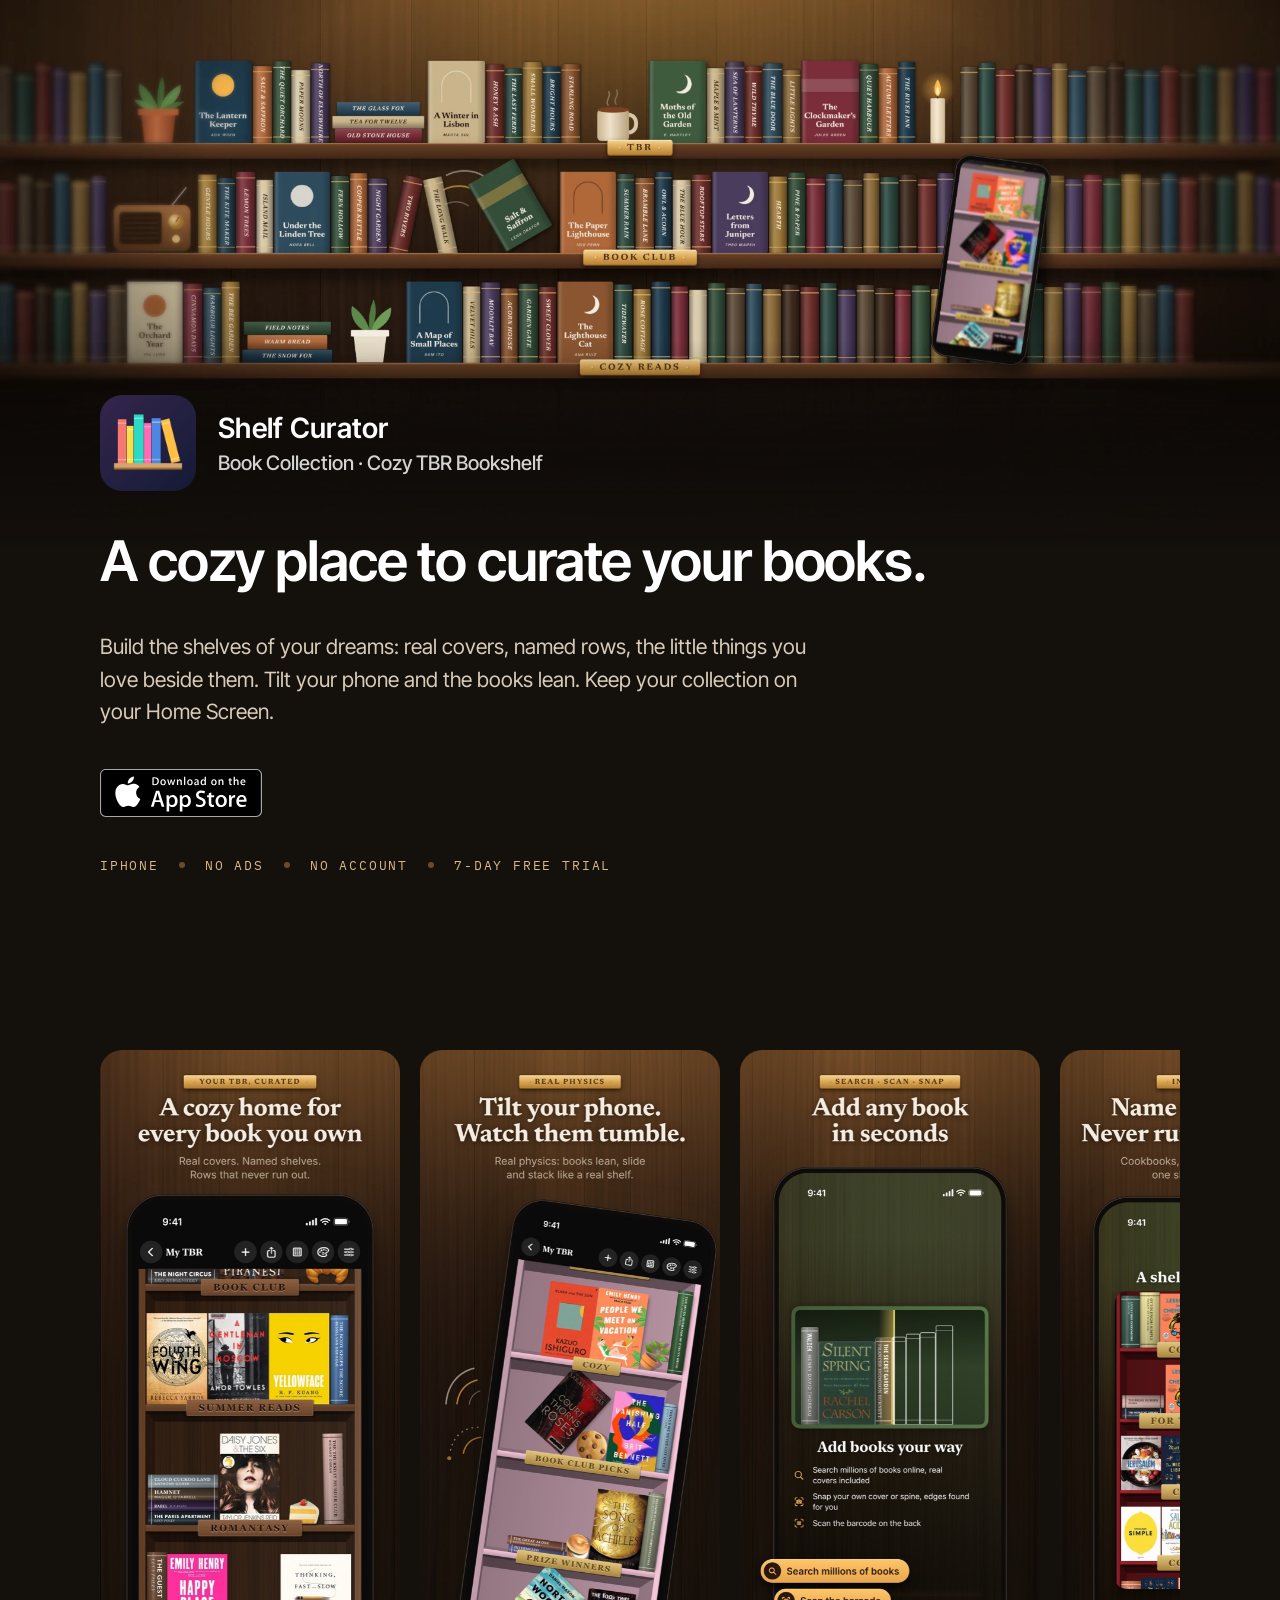
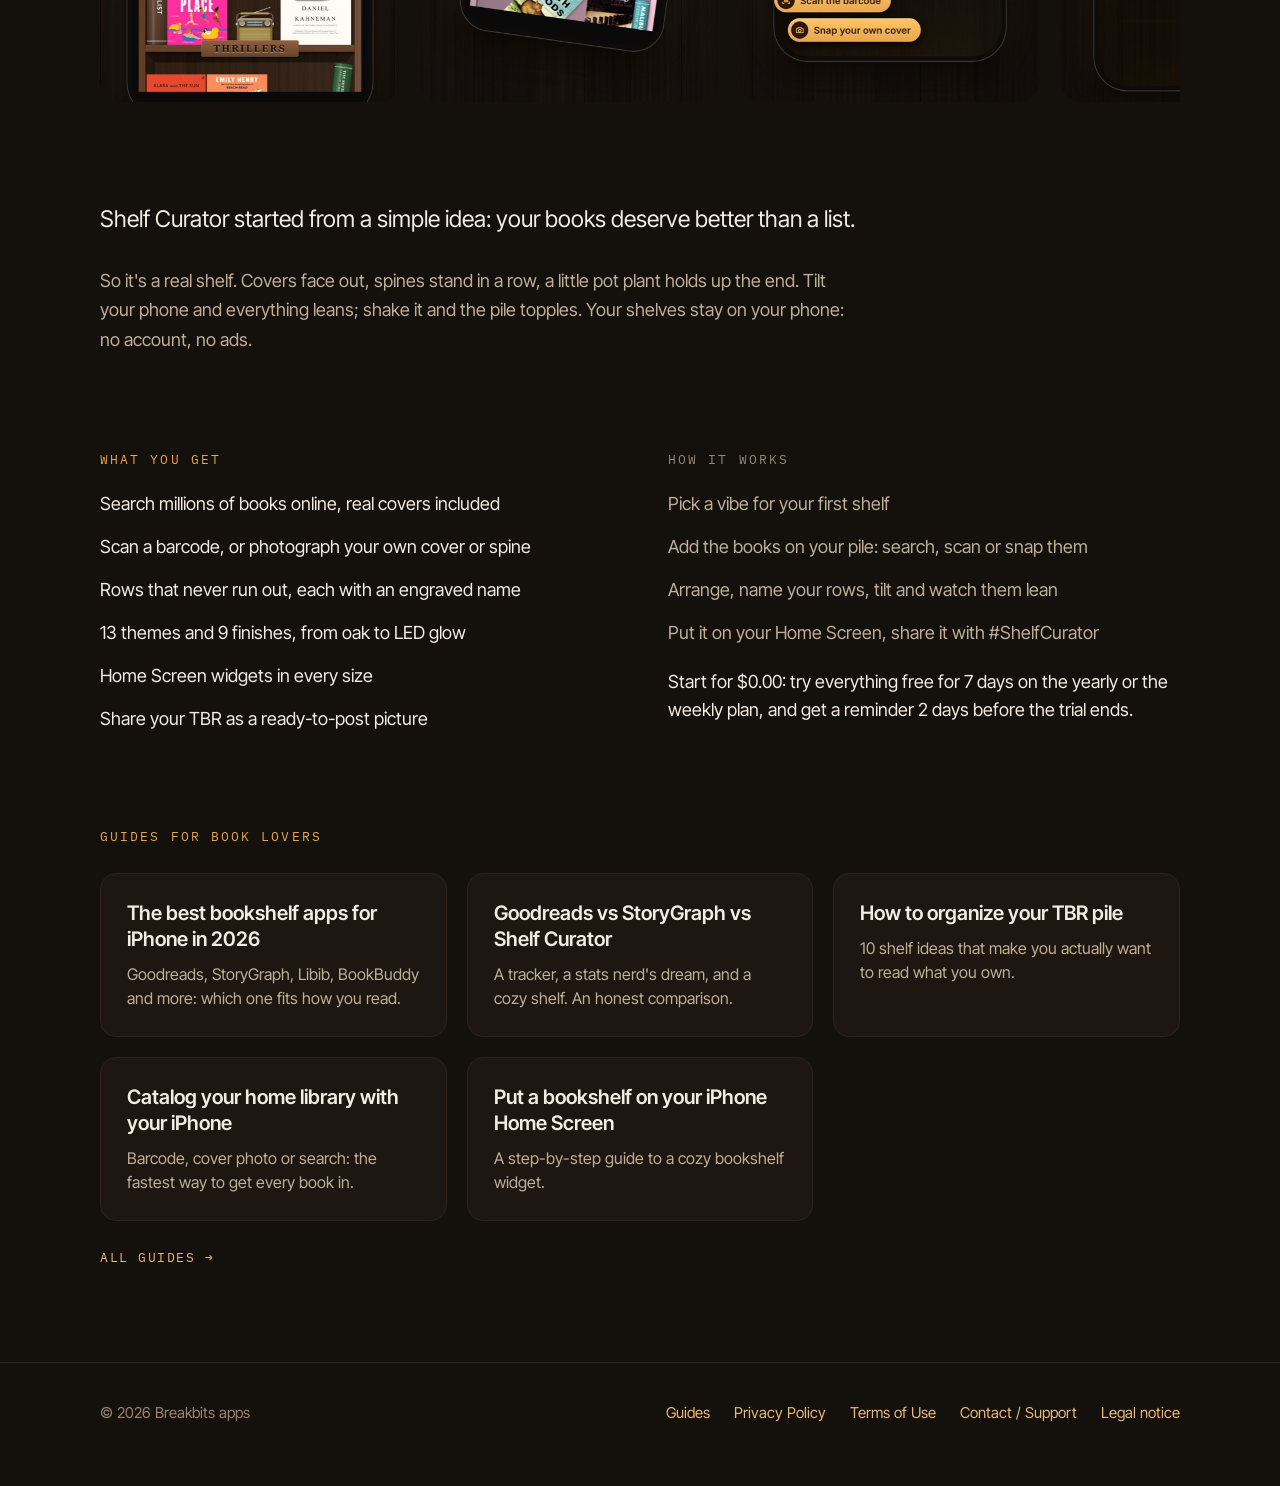
<file: index.html>
<!DOCTYPE html>
<html lang="en">
<head>
<meta charset="utf-8">
<meta name="apple-itunes-app" content="app-id=6828111784">
<meta name="viewport" content="width=device-width, initial-scale=1">
<title>Shelf Curator: a cozy virtual bookshelf app for iPhone</title>
<meta name="description" content="Shelf Curator: a cozy bookshelf to curate your book collection and TBR. Real covers, named rows, books that lean, slide and tumble when you tilt your phone. Add any book by search, barcode or photo, name your rows, put your shelf on your Home Screen.">
<link rel="canonical" href="https://aureliendotpro.github.io/shelf-curator/">
<meta property="og:type" content="website">
<meta property="og:site_name" content="Shelf Curator">
<meta property="og:title" content="Shelf Curator: a cozy virtual bookshelf app for iPhone">
<meta property="og:description" content="Curate a real-looking bookshelf of the books you own and the ones you can't wait to read. Real covers, named rows, books that lean when you tilt your phone.">
<meta property="og:url" content="https://aureliendotpro.github.io/shelf-curator/">
<meta property="og:image" content="https://aureliendotpro.github.io/shelf-curator/assets/og-image.jpg">
<meta property="og:image:width" content="1200">
<meta property="og:image:height" content="630">
<meta property="og:image:alt" content="A cozy walnut bookshelf full of books, with the Shelf Curator app on an iPhone">
<meta name="twitter:card" content="summary_large_image">
<meta name="theme-color" content="#14100C">
<script type="application/ld+json">
{
  "@context": "https://schema.org",
  "@type": "MobileApplication",
  "name": "Shelf Curator: Book Collection",
  "alternateName": "Shelf Curator",
  "operatingSystem": "iOS 17 or later",
  "applicationCategory": "LifestyleApplication",
  "description": "A cozy virtual bookshelf for iPhone: add books by search, barcode or photo, name your rows, decorate your shelves, and watch books lean when you tilt your phone. Home Screen widgets included.",
  "url": "https://aureliendotpro.github.io/shelf-curator/",
  "downloadUrl": "https://apps.apple.com/app/id6828111784",
  "installUrl": "https://apps.apple.com/app/id6828111784",
  "image": "https://aureliendotpro.github.io/shelf-curator/assets/og-image.jpg",
  "screenshot": "https://aureliendotpro.github.io/shelf-curator/assets/screenshots/01-hero.jpg",
  "offers": {"@type": "Offer", "price": "0", "priceCurrency": "USD", "description": "Free download. Yearly or weekly subscription, each with a 7-day free trial for new subscribers."},
  "publisher": {"@type": "Organization", "name": "Breakbits apps"}
}
</script>
<link rel="icon" href="assets/icon.png">
<link rel="apple-touch-icon" href="assets/icon.png">
<link rel="preconnect" href="https://fonts.googleapis.com">
<link rel="preconnect" href="https://fonts.gstatic.com" crossorigin>
<link href="https://fonts.googleapis.com/css2?family=Inter+Tight:wght@400;500;600;700&family=IBM+Plex+Mono:wght@500&display=swap" rel="stylesheet">
<style>
html { scroll-behavior: smooth; }
body { margin: 0; background: #14100C; }
a { color: #E8B877; text-decoration: none; }
a:hover { color: #FFFFFF; }
.cta:hover { background: #FFCC70 !important; }
img { max-width: 100%; }
.hero-art img { display:block; width:100%; height:auto; -webkit-mask-image:linear-gradient(to bottom, #000 62%, transparent 100%); mask-image:linear-gradient(to bottom, #000 62%, transparent 100%); }
.hero-content { position:relative; margin-top:calc(-1 * clamp(64px, 12vw, 240px)); }
.guide-card { display:flex; flex-direction:column; gap:10px; padding:26px; border-radius:16px; background:#1E1711; border:1px solid #2E2219; color:#F4ECE1; transition:border-color .2s, transform .2s; }
.guide-card:hover { color:#F4ECE1; border-color:#6B4A2C; transform:translateY(-2px); }
[hidden] { display: none !important; }
@media (max-width: 640px) {
  header .hero-content { padding: 0 20px 72px !important; margin-top: -24vw; }
  section { padding-left: 20px !important; padding-right: 20px !important; }
  h1.hero { font-size: 38px !important; }
}
</style>
</head>
<body>
<div style="font-family:'Inter Tight', Helvetica, Arial, sans-serif; color:#F4ECE1; background:#14100C; -webkit-font-smoothing:antialiased">

<!-- ===================== HOME / MARKETING PAGE ===================== -->
<div id="page-home">

  <header style="background:#14100C">
    <picture class="hero-art">
      <source media="(max-width: 700px)" type="image/webp" srcset="assets/banner-shelf-mobile.webp">
      <source media="(max-width: 700px)" srcset="assets/banner-shelf-mobile.jpg">
      <source type="image/webp" srcset="assets/banner-shelf.webp">
      <img src="assets/banner-shelf.jpg" alt="A cozy walnut bookshelf with named rows, books leaning, and the Shelf Curator app on an iPhone" width="2000" height="857" fetchpriority="high">
    </picture>
    <div class="hero-content" style="max-width:1080px; margin-left:auto; margin-right:auto; padding:0 32px 104px; display:flex; flex-direction:column; gap:40px">
      <div style="display:flex; align-items:center; gap:22px">
        <img src="assets/icon.png" alt="Shelf Curator app icon" style="width:96px; height:96px; display:block; border-radius:22px">
        <div style="display:flex; flex-direction:column; gap:6px">
          <div style="font-size:28px; font-weight:600; letter-spacing:0.01em; color:#FFFFFF">Shelf Curator</div>
          <div style="font-size:20px; font-weight:500; color:#FFFFFF; opacity:0.82">Book Collection · Cozy TBR Bookshelf</div>
        </div>
      </div>
      <h1 class="hero" style="margin:0; max-width:900px; font-size:56px; line-height:1.08; font-weight:600; letter-spacing:-0.02em; color:#FFFFFF; text-wrap:pretty">A cozy place to curate your books.</h1>
      <p style="margin:0; max-width:720px; font-size:21px; line-height:1.55; color:#EADBC8; opacity:0.92">Build the shelves of your dreams: real covers, named rows, the little things you love beside them. Tilt your phone and the books lean. Keep your collection on your Home Screen.</p>
      <div style="display:flex; flex-wrap:wrap; align-items:center; gap:18px">
        <a href="https://apps.apple.com/app/id6828111784" style="display:inline-flex; align-items:center; justify-content:center">
          <img src="assets/app-store-badge.svg" alt="Download on the App Store" style="height:48px; width:auto; display:block">
        </a>
      </div>
      <div style="display:flex; flex-wrap:wrap; align-items:center; gap:20px; font-family:'IBM Plex Mono', ui-monospace, monospace; font-size:13px; letter-spacing:0.14em; color:#D9B88C">
        <div>IPHONE</div>
        <div style="width:6px; height:6px; border-radius:50%; background:#6B4A2C"></div>
        <div>NO ADS</div>
        <div style="width:6px; height:6px; border-radius:50%; background:#6B4A2C"></div>
        <div>NO ACCOUNT</div>
        <div style="width:6px; height:6px; border-radius:50%; background:#6B4A2C"></div>
        <div>7-DAY FREE TRIAL</div>
      </div>
    </div>
  </header>

  <section style="padding:72px 0 64px; background:#14100C">
    <div style="max-width:1080px; margin:0 auto; padding:0 32px">
      <div style="display:flex; gap:20px; overflow-x:auto; scroll-snap-type:x mandatory; padding-bottom:12px; -webkit-overflow-scrolling:touch">
        <img src="assets/screenshots/01-hero.jpg" alt="A full walnut bookshelf of real book covers with named rows" loading="lazy" width="1100" height="2390" style="flex:0 0 auto; width:min(62vw, 300px); height:auto; border-radius:22px; scroll-snap-align:start">
        <img src="assets/screenshots/02-physics.jpg" alt="The phone tilted, books leaning and tumbling on a pink shelf" loading="lazy" width="1100" height="2390" style="flex:0 0 auto; width:min(62vw, 300px); height:auto; border-radius:22px; scroll-snap-align:start">
        <img src="assets/screenshots/03-add-books.jpg" alt="Adding books by search, barcode or cover photo" loading="lazy" width="1100" height="2390" style="flex:0 0 auto; width:min(62vw, 300px); height:auto; border-radius:22px; scroll-snap-align:start">
        <img src="assets/screenshots/04-infinite-rows.jpg" alt="A long shelf with engraved row names like Cookbooks and For the holidays" loading="lazy" width="1100" height="2390" style="flex:0 0 auto; width:min(62vw, 300px); height:auto; border-radius:22px; scroll-snap-align:start">
        <img src="assets/screenshots/05-widget.jpg" alt="A two-row shelf as a medium Home Screen widget" loading="lazy" width="1100" height="2390" style="flex:0 0 auto; width:min(62vw, 300px); height:auto; border-radius:22px; scroll-snap-align:start">
        <img src="assets/screenshots/06-themes.jpg" alt="Choosing a shelf theme: Black Friday, New Year, Nature" loading="lazy" width="1100" height="2390" style="flex:0 0 auto; width:min(62vw, 300px); height:auto; border-radius:22px; scroll-snap-align:start">
      </div>
    </div>
  </section>

  <section style="padding:24px 32px 96px; background:#14100C">
    <div style="max-width:1080px; margin:0 auto; display:flex; flex-direction:column; gap:28px">
      <p style="margin:0; max-width:760px; font-size:23px; line-height:1.55; color:#F4ECE1">Shelf Curator started from a simple idea: your books deserve better than a list.</p>
      <p style="margin:0; max-width:760px; font-size:18px; line-height:1.65; color:#BFAE98">So it's a real shelf. Covers face out, spines stand in a row, a little pot plant holds up the end. Tilt your phone and everything leans; shake it and the pile topples. Your shelves stay on your phone: no account, no ads.</p>
    </div>
  </section>

  <section style="padding:0 32px 96px; background:#14100C">
    <div style="max-width:1080px; margin:0 auto; display:grid; grid-template-columns:repeat(auto-fit, minmax(300px, 1fr)); gap:56px">
      <div style="display:flex; flex-direction:column; gap:22px">
        <div style="font-family:'IBM Plex Mono', ui-monospace, monospace; font-size:13px; letter-spacing:0.16em; color:#E8A64B">WHAT YOU GET</div>
        <ul style="margin:0; padding:0; list-style:none; display:flex; flex-direction:column; gap:16px; font-size:18px; line-height:1.5; color:#F4ECE1">
          <li>Search millions of books online, real covers included</li>
          <li>Scan a barcode, or photograph your own cover or spine</li>
          <li>Rows that never run out, each with an engraved name</li>
          <li>13 themes and 9 finishes, from oak to LED glow</li>
          <li>Home Screen widgets in every size</li>
          <li>Share your TBR as a ready-to-post picture</li>
        </ul>
      </div>
      <div style="display:flex; flex-direction:column; gap:22px">
        <div style="font-family:'IBM Plex Mono', ui-monospace, monospace; font-size:13px; letter-spacing:0.16em; color:#9A8670">HOW IT WORKS</div>
        <ul style="margin:0; padding:0; list-style:none; display:flex; flex-direction:column; gap:16px; font-size:18px; line-height:1.5; color:#BFAE98">
          <li>Pick a vibe for your first shelf</li>
          <li>Add the books on your pile: search, scan or snap them</li>
          <li>Arrange, name your rows, tilt and watch them lean</li>
          <li>Put it on your Home Screen, share it with #ShelfCurator</li>
        </ul>
        <p style="margin:0; font-size:18px; line-height:1.55; color:#F4ECE1">Start for $0.00: try everything free for 7 days on the yearly or the weekly plan, and get a reminder 2 days before the trial ends.</p>
      </div>
    </div>
  </section>

  <section id="guides" style="padding:0 32px 96px; background:#14100C">
    <div style="max-width:1080px; margin:0 auto; display:flex; flex-direction:column; gap:28px">
      <div style="font-family:'IBM Plex Mono', ui-monospace, monospace; font-size:13px; letter-spacing:0.16em; color:#E8A64B">GUIDES FOR BOOK LOVERS</div>
      <div style="display:grid; grid-template-columns:repeat(auto-fit, minmax(280px, 1fr)); gap:20px">
        <a class="guide-card" href="blog/best-bookshelf-apps-iphone.html"><span style="font-size:20px; font-weight:600; line-height:1.3">The best bookshelf apps for iPhone in 2026</span><span style="font-size:16px; line-height:1.5; color:#BFAE98">Goodreads, StoryGraph, Libib, BookBuddy and more: which one fits how you read.</span></a>
        <a class="guide-card" href="blog/goodreads-vs-storygraph-vs-shelf-curator.html"><span style="font-size:20px; font-weight:600; line-height:1.3">Goodreads vs StoryGraph vs Shelf Curator</span><span style="font-size:16px; line-height:1.5; color:#BFAE98">A tracker, a stats nerd's dream, and a cozy shelf. An honest comparison.</span></a>
        <a class="guide-card" href="blog/how-to-organize-your-tbr.html"><span style="font-size:20px; font-weight:600; line-height:1.3">How to organize your TBR pile</span><span style="font-size:16px; line-height:1.5; color:#BFAE98">10 shelf ideas that make you actually want to read what you own.</span></a>
        <a class="guide-card" href="blog/catalog-your-home-library-with-iphone.html"><span style="font-size:20px; font-weight:600; line-height:1.3">Catalog your home library with your iPhone</span><span style="font-size:16px; line-height:1.5; color:#BFAE98">Barcode, cover photo or search: the fastest way to get every book in.</span></a>
        <a class="guide-card" href="blog/bookshelf-widget-iphone-home-screen.html"><span style="font-size:20px; font-weight:600; line-height:1.3">Put a bookshelf on your iPhone Home Screen</span><span style="font-size:16px; line-height:1.5; color:#BFAE98">A step-by-step guide to a cozy bookshelf widget.</span></a>
      </div>
      <a href="blog/" style="align-self:flex-start; font-family:'IBM Plex Mono', ui-monospace, monospace; font-size:13px; letter-spacing:0.12em">ALL GUIDES →</a>
    </div>
  </section>

  <footer style="padding:40px 32px 64px; background:#14100C; border-top:1px solid #2E2219">
    <div style="max-width:1080px; margin:0 auto; display:flex; flex-wrap:wrap; gap:28px; align-items:center; justify-content:space-between; font-size:15px; color:#9A8670">
      <div>© 2026 Breakbits apps</div>
      <div style="display:flex; gap:24px; flex-wrap:wrap">
        <a href="blog/">Guides</a>
        <a href="#privacy">Privacy Policy</a>
        <a href="#terms">Terms of Use</a>
        <a href="#support">Contact / Support</a>
        <a href="#legal">Legal notice</a>
      </div>
    </div>
  </footer>

</div>

<!-- ===================== LEGAL PAGES (JS-toggled) ===================== -->

<div id="page-privacy" class="legal-page" hidden>
  <div style="max-width:760px; margin:0 auto; padding:64px 32px 96px; display:flex; flex-direction:column; gap:24px">
    <a href="#home" style="align-self:flex-start; font-family:'IBM Plex Mono', ui-monospace, monospace; font-size:13px; letter-spacing:0.08em; color:#D9B88C">← BACK TO HOME</a>
    <h1 style="margin:0; font-size:34px; font-weight:600; letter-spacing:-0.02em; color:#FFFFFF">Privacy Policy</h1>
    <p style="margin:0; font-family:'IBM Plex Mono', ui-monospace, monospace; font-size:13px; letter-spacing:0.1em; color:#9A8670">LAST UPDATED: OCTOBER 28, 2026</p>

    <p style="margin:0; font-size:17px; line-height:1.65; color:#D6C8B6">Short version: Shelf Curator has no accounts, no ads, no analytics and no tracking. Your shelves stay on your iPhone. The only things that leave it are the book searches you make (sent to public book databases) and your purchases (handled by Apple).</p>

    <h2 style="margin:24px 0 0; font-size:20px; font-weight:600; color:#FFFFFF">Data stored on your device</h2>
    <p style="margin:0; font-size:17px; line-height:1.65; color:#D6C8B6">Shelf Curator works without an account or sign-up. Your shelves, books, row names, decorations, the photos you add (cover, spine and frame photos), the optional first name you enter during the intro, and your settings are stored only on your iPhone, inside the app and its Home Screen widget. The publisher has no access to them. Deleting the app, or using <em>Settings › Delete all my data</em> in the app, removes them.</p>

    <h2 style="margin:24px 0 0; font-size:20px; font-weight:600; color:#FFFFFF">Camera and photos</h2>
    <p style="margin:0; font-size:17px; line-height:1.65; color:#D6C8B6">The camera is used only when you choose to photograph a book or scan a barcode. Images are processed on your device (Apple's Vision and VisionKit frameworks) to find edges, text and barcodes, and are never uploaded by the app. Photos from your library are read only through Apple's photo picker, one at a time, when you pick them.</p>

    <h2 style="margin:24px 0 0; font-size:20px; font-weight:600; color:#FFFFFF">Book search and covers</h2>
    <p style="margin:0; font-size:17px; line-height:1.65; color:#D6C8B6">To find titles, authors and covers, the app sends what you search for (an ISBN, a title or an author, or text read from a spine) over an encrypted connection to <a href="https://openlibrary.org">Open Library</a> (Internet Archive) and <a href="https://books.google.com">Google Books</a>, and downloads covers from Open Library. Like any website, these services receive your request and your IP address; their own privacy policies apply. The publisher does not receive or store these requests.</p>

    <h2 style="margin:24px 0 0; font-size:20px; font-weight:600; color:#FFFFFF">Subscriptions and purchases</h2>
    <p style="margin:0; font-size:17px; line-height:1.65; color:#D6C8B6">Subscriptions and free trials are processed entirely by Apple through your Apple Account. The publisher never receives your name, email or payment details. The app asks Apple, on your device, whether you have an active subscription or purchase. Apple's <a href="https://www.apple.com/legal/privacy/">privacy policy</a> applies to payments.</p>

    <h2 style="margin:24px 0 0; font-size:20px; font-weight:600; color:#FFFFFF">Notifications</h2>
    <p style="margin:0; font-size:17px; line-height:1.65; color:#D6C8B6">If you start a free trial and allow notifications, the app schedules one local reminder on your device two days before the trial ends. It is created on your iPhone; nothing is sent to us.</p>

    <h2 style="margin:24px 0 0; font-size:20px; font-weight:600; color:#FFFFFF">Sharing your shelf</h2>
    <p style="margin:0; font-size:17px; line-height:1.65; color:#D6C8B6">The share picture is drawn on your device. It only goes where you send it, through the iOS share sheet; the publisher doesn't receive it.</p>

    <h2 style="margin:24px 0 0; font-size:20px; font-weight:600; color:#FFFFFF">No ads, no analytics, no tracking</h2>
    <p style="margin:0; font-size:17px; line-height:1.65; color:#D6C8B6">The app contains no advertising, no third-party analytics and no tracking code. It does not use the advertising identifier and does not track you across other companies' apps or websites. No personal data is sold, rented or shared.</p>

    <h2 style="margin:24px 0 0; font-size:20px; font-weight:600; color:#FFFFFF">Children</h2>
    <p style="margin:0; font-size:17px; line-height:1.65; color:#D6C8B6">The app does not knowingly collect personal information from anyone, including children.</p>

    <h2 style="margin:24px 0 0; font-size:20px; font-weight:600; color:#FFFFFF">Your rights</h2>
    <p style="margin:0; font-size:17px; line-height:1.65; color:#D6C8B6">Under the General Data Protection Regulation (GDPR) and similar laws, you have the right to access, correct, delete and object to the processing of your personal data. Because the publisher doesn't collect or store personal data, everything is already under your control on your device. For any question or request, write to <a href="mailto:breakbits.apps@gmail.com">breakbits.apps@gmail.com</a>. You may also lodge a complaint with your data protection authority (in France, the <a href="https://www.cnil.fr">CNIL</a>).</p>

    <h2 style="margin:24px 0 0; font-size:20px; font-weight:600; color:#FFFFFF">Data controller</h2>
    <p style="margin:0; font-size:17px; line-height:1.65; color:#D6C8B6">Aurelien Lemesre (Breakbits apps), 362 ter rue de Vaugirard, 75015 Paris, France — <a href="mailto:breakbits.apps@gmail.com">breakbits.apps@gmail.com</a></p>

    <h2 style="margin:24px 0 0; font-size:20px; font-weight:600; color:#FFFFFF">Changes</h2>
    <p style="margin:0; font-size:17px; line-height:1.65; color:#D6C8B6">This policy may be updated. The date of the last update is shown at the top of this page.</p>
  </div>
</div>

<div id="page-terms" class="legal-page" hidden>
  <div style="max-width:760px; margin:0 auto; padding:64px 32px 96px; display:flex; flex-direction:column; gap:24px">
    <a href="#home" style="align-self:flex-start; font-family:'IBM Plex Mono', ui-monospace, monospace; font-size:13px; letter-spacing:0.08em; color:#D9B88C">← BACK TO HOME</a>
    <h1 style="margin:0; font-size:34px; font-weight:600; letter-spacing:-0.02em; color:#FFFFFF">Terms of Use</h1>
    <p style="margin:0; font-family:'IBM Plex Mono', ui-monospace, monospace; font-size:13px; letter-spacing:0.1em; color:#9A8670">LAST UPDATED: OCTOBER 28, 2026</p>

    <h2 style="margin:24px 0 0; font-size:20px; font-weight:600; color:#FFFFFF">License agreement</h2>
    <p style="margin:0; font-size:17px; line-height:1.65; color:#D6C8B6">Shelf Curator is licensed to you under Apple's <a href="https://www.apple.com/legal/internet-services/itunes/dev/stdeula/">Standard Licensed Application End User License Agreement (EULA)</a>. The terms below add details specific to this app; if they conflict with the EULA, the EULA prevails.</p>

    <h2 style="margin:24px 0 0; font-size:20px; font-weight:600; color:#FFFFFF">Subscriptions and free trial</h2>
    <p style="margin:0; font-size:17px; line-height:1.65; color:#D6C8B6">Using the app requires an active subscription, yearly or weekly. There is no free version and no one-time purchase. Prices are shown in the app before you subscribe, in your local currency.</p>
    <ul style="margin:0; padding-left:22px; font-size:17px; line-height:1.65; color:#D6C8B6">
      <li>Both plans may include a 7-day free trial for new subscribers (one free trial per Apple Account). When the trial ends, the plan's price is charged unless you cancel at least 24 hours before the end of the trial. If notifications are allowed, the app reminds you 2 days before the trial ends.</li>
      <li>Payment is charged to your Apple Account at confirmation of purchase (or at the end of the free trial).</li>
      <li>Subscriptions renew automatically at the same price and for the same period unless cancelled at least 24 hours before the end of the current period. Your account is charged for renewal within 24 hours before the end of the period.</li>
      <li>You can manage or cancel a subscription in iPhone Settings › your name › Subscriptions, or from the app's Settings › Manage subscription. Cancelling stops the next renewal; access continues until the end of the period already paid.</li>
      <li>Refunds are handled by Apple under its terms: <a href="https://reportaproblem.apple.com">reportaproblem.apple.com</a>.</li>
    </ul>

    <h2 style="margin:24px 0 0; font-size:20px; font-weight:600; color:#FFFFFF">Book information and covers</h2>
    <p style="margin:0; font-size:17px; line-height:1.65; color:#D6C8B6">Book titles, authors and covers come from Open Library and Google Books and belong to their respective publishers and authors. They are shown only to help you recognise your books. The publisher of Shelf Curator is not affiliated with these services, publishers or authors.</p>

    <h2 style="margin:24px 0 0; font-size:20px; font-weight:600; color:#FFFFFF">Acceptable use</h2>
    <p style="margin:0; font-size:17px; line-height:1.65; color:#D6C8B6">The app is for personal, non-commercial use. Only add photos you have the right to use.</p>

    <h2 style="margin:24px 0 0; font-size:20px; font-weight:600; color:#FFFFFF">Intellectual property</h2>
    <p style="margin:0; font-size:17px; line-height:1.65; color:#D6C8B6">The app's interface, artwork, themes and code are protected by intellectual property law and remain the property of the publisher, unless stated otherwise.</p>

    <h2 style="margin:24px 0 0; font-size:20px; font-weight:600; color:#FFFFFF">Limitation of liability</h2>
    <p style="margin:0; font-size:17px; line-height:1.65; color:#D6C8B6">Your shelves are stored only on your device; the publisher cannot recover them if the app is deleted or the device is lost. Book information from third-party databases may be incomplete or inaccurate.</p>

    <h2 style="margin:24px 0 0; font-size:20px; font-weight:600; color:#FFFFFF">Governing law</h2>
    <p style="margin:0; font-size:17px; line-height:1.65; color:#D6C8B6">These terms are governed by French law. If you are a consumer, you also keep the protection of the mandatory laws of your country of residence.</p>
  </div>
</div>

<div id="page-support" class="legal-page" hidden>
  <div style="max-width:760px; margin:0 auto; padding:64px 32px 96px; display:flex; flex-direction:column; gap:24px">
    <a href="#home" style="align-self:flex-start; font-family:'IBM Plex Mono', ui-monospace, monospace; font-size:13px; letter-spacing:0.08em; color:#D9B88C">← BACK TO HOME</a>
    <h1 style="margin:0; font-size:34px; font-weight:600; letter-spacing:-0.02em; color:#FFFFFF">Contact / Support</h1>
    <p style="margin:0; font-size:17px; line-height:1.65; color:#D6C8B6">A question, a bug or an idea about Shelf Curator? Write to me, I answer personally.</p>
    <a href="mailto:breakbits.apps@gmail.com?subject=Shelf%20Curator%20%E2%80%94%20Support" class="cta" style="align-self:flex-start; padding:16px 26px; border-radius:10px; background:#FFBA4D; color:#1B1206; font-size:17px; font-weight:600">Send an email</a>
    <p style="margin:0; font-size:15px; line-height:1.6; color:#9A8670">I usually reply within 5 days.</p>

    <h2 style="margin:24px 0 0; font-size:20px; font-weight:600; color:#FFFFFF">Common questions</h2>
    <p style="margin:0; font-size:17px; line-height:1.65; color:#D6C8B6"><strong style="color:#F4ECE1">How do I add books?</strong> Open a shelf, tap +, then search by title or author, scan the barcode on the back, or photograph the cover or spine.</p>
    <p style="margin:0; font-size:17px; line-height:1.65; color:#D6C8B6"><strong style="color:#F4ECE1">How do I move, resize or delete something?</strong> Drag it to move it. Hold it without moving for options: flip a book between spine and cover, make it bigger or smaller, delete it. Double-tap also deletes. Hold a row's name to resize or rename it.</p>
    <p style="margin:0; font-size:17px; line-height:1.65; color:#D6C8B6"><strong style="color:#F4ECE1">How do I add the widget?</strong> Design one in the app's Widgets tab, then touch and hold your Home Screen › Edit › Add Widget › Shelf Curator, and pick the size you designed. Touch and hold the widget › Edit Widget to choose a design.</p>
    <p style="margin:0; font-size:17px; line-height:1.65; color:#D6C8B6"><strong style="color:#F4ECE1">How do I restore my purchase?</strong> In the app, Settings (gear icon on the Shelves tab) › Restore Purchases.</p>
    <p style="margin:0; font-size:17px; line-height:1.65; color:#D6C8B6"><strong style="color:#F4ECE1">How do I cancel my subscription?</strong> iPhone Settings › your name › Subscriptions › Shelf Curator, or Settings › Manage subscription in the app.</p>
    <p style="margin:0; font-size:17px; line-height:1.65; color:#D6C8B6"><strong style="color:#F4ECE1">Where is my data?</strong> Only on your iPhone. See the <a href="#privacy">Privacy Policy</a>.</p>
  </div>
</div>

<div id="page-legal" class="legal-page" hidden>
  <div style="max-width:760px; margin:0 auto; padding:64px 32px 96px; display:flex; flex-direction:column; gap:24px">
    <a href="#home" style="align-self:flex-start; font-family:'IBM Plex Mono', ui-monospace, monospace; font-size:13px; letter-spacing:0.08em; color:#D9B88C">← BACK TO HOME</a>
    <h1 style="margin:0; font-size:34px; font-weight:600; letter-spacing:-0.02em; color:#FFFFFF">Legal notice</h1>

    <h2 style="margin:24px 0 0; font-size:20px; font-weight:600; color:#FFFFFF">Publisher</h2>
    <p style="margin:0; font-size:17px; line-height:1.75; color:#D6C8B6">
      Aurelien Lemesre<br>
      Status: sole proprietor (micro-entrepreneur)<br>
      Address: 362 ter rue de Vaugirard, 75015 Paris, France<br>
      Phone: +33 7 75 25 64 28<br>
      SIRET: 75142939000014<br>
      VAT not applicable, art. 293 B of the French General Tax Code<br>
      Email: <a href="mailto:breakbits.apps@gmail.com">breakbits.apps@gmail.com</a>
    </p>

    <h2 style="margin:24px 0 0; font-size:20px; font-weight:600; color:#FFFFFF">Publication director</h2>
    <p style="margin:0; font-size:17px; line-height:1.65; color:#D6C8B6">Aurelien Lemesre</p>

    <h2 style="margin:24px 0 0; font-size:20px; font-weight:600; color:#FFFFFF">Website hosting</h2>
    <p style="margin:0; font-size:17px; line-height:1.75; color:#D6C8B6">
      GitHub, Inc.<br>
      88 Colin P Kelly Jr Street<br>
      San Francisco, CA 94107, United States<br>
      <a href="https://github.com">https://github.com</a>
    </p>

    <h2 style="margin:24px 0 0; font-size:20px; font-weight:600; color:#FFFFFF">App distribution</h2>
    <p style="margin:0; font-size:17px; line-height:1.65; color:#D6C8B6">Shelf Curator is distributed through the App Store, operated by Apple Inc., One Apple Park Way, Cupertino, CA 95014, United States. In the European Union the App Store is operated by Apple Distribution International Ltd., Hollyhill Industrial Estate, Hollyhill, Cork, Republic of Ireland.</p>
  </div>
</div>

</div>

<script>
(function() {
  var ids = ['home', 'privacy', 'terms', 'support', 'legal'];
  function showPageFromHash() {
    var hash = location.hash.replace('#', '') || 'home';
    if (ids.indexOf(hash) === -1) hash = 'home';
    ids.forEach(function(id) {
      var el = document.getElementById('page-' + id);
      if (el) el.hidden = (id !== hash);
    });
    window.scrollTo(0, 0);
  }
  window.addEventListener('hashchange', showPageFromHash);
  showPageFromHash();
})();
</script>

</body>
</html>
</file>
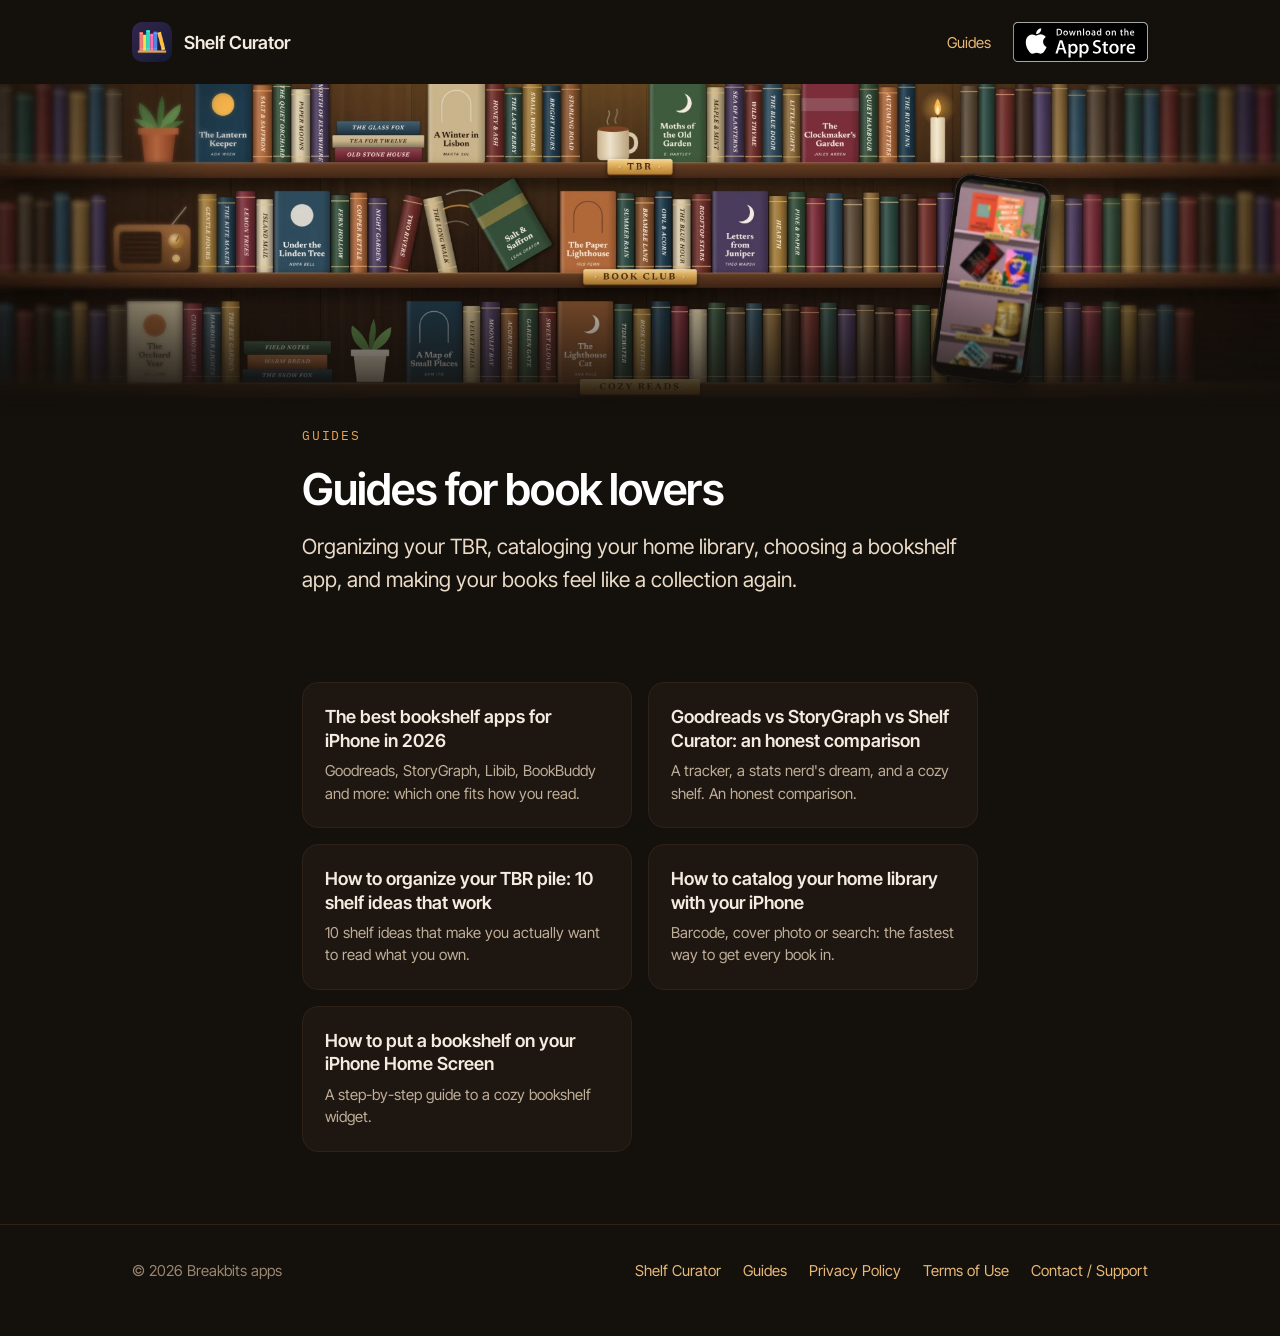
<file: blog/index.html>
<!DOCTYPE html>
<html lang="en">
<head>
<meta charset="utf-8">
<meta name="apple-itunes-app" content="app-id=6828111784">
<meta name="viewport" content="width=device-width, initial-scale=1">
<title>Guides for book lovers | Shelf Curator</title>
<meta name="description" content="Guides for readers: the best bookshelf apps for iPhone, Goodreads vs StoryGraph, organizing your TBR, cataloging your home library and bookshelf widgets.">
<link rel="canonical" href="https://aureliendotpro.github.io/shelf-curator/blog/">
<meta property="og:type" content="website">
<meta property="og:site_name" content="Shelf Curator">
<meta property="og:title" content="Guides for book lovers | Shelf Curator">
<meta property="og:description" content="Guides for readers: the best bookshelf apps for iPhone, Goodreads vs StoryGraph, organizing your TBR, cataloging your home library and bookshelf widgets.">
<meta property="og:url" content="https://aureliendotpro.github.io/shelf-curator/blog/">
<meta property="og:image" content="https://aureliendotpro.github.io/shelf-curator/assets/og-image.jpg">
<meta property="og:image:width" content="1200">
<meta property="og:image:height" content="630">
<meta name="twitter:card" content="summary_large_image">
<meta name="theme-color" content="#14100C">
<link rel="icon" href="../assets/icon.png">
<link rel="apple-touch-icon" href="../assets/icon.png">
<link rel="preconnect" href="https://fonts.googleapis.com">
<link rel="preconnect" href="https://fonts.gstatic.com" crossorigin>
<link href="https://fonts.googleapis.com/css2?family=Inter+Tight:wght@400;500;600;700&family=IBM+Plex+Mono:wght@500&display=swap" rel="stylesheet">
<link rel="stylesheet" href="../assets/blog.css">
<script type="application/ld+json">
{
  "@context": "https://schema.org",
  "@type": "CollectionPage",
  "name": "Shelf Curator guides",
  "url": "https://aureliendotpro.github.io/shelf-curator/blog/",
  "hasPart": [
    {
      "@type": "Article",
      "headline": "The best bookshelf apps for iPhone in 2026",
      "url": "https://aureliendotpro.github.io/shelf-curator/blog/best-bookshelf-apps-iphone.html"
    },
    {
      "@type": "Article",
      "headline": "Goodreads vs StoryGraph vs Shelf Curator: an honest comparison",
      "url": "https://aureliendotpro.github.io/shelf-curator/blog/goodreads-vs-storygraph-vs-shelf-curator.html"
    },
    {
      "@type": "Article",
      "headline": "How to organize your TBR pile: 10 shelf ideas that work",
      "url": "https://aureliendotpro.github.io/shelf-curator/blog/how-to-organize-your-tbr.html"
    },
    {
      "@type": "Article",
      "headline": "How to catalog your home library with your iPhone",
      "url": "https://aureliendotpro.github.io/shelf-curator/blog/catalog-your-home-library-with-iphone.html"
    },
    {
      "@type": "Article",
      "headline": "How to put a bookshelf on your iPhone Home Screen",
      "url": "https://aureliendotpro.github.io/shelf-curator/blog/bookshelf-widget-iphone-home-screen.html"
    }
  ]
}
</script>
</head>
<body>
<header class="topbar">
  <a class="brand" href="../index.html"><img src="../assets/icon.png" alt="" width="40" height="40">Shelf Curator</a>
  <nav><a class="hide-sm" href="./">Guides</a><a class="badge" href="https://apps.apple.com/app/id6828111784"><img src="../assets/app-store-badge.svg" alt="Download on the App Store" width="120" height="40"></a></nav>
</header>
<picture>
  <source type="image/webp" srcset="../assets/banner-shelf.webp">
  <img class="banner" src="../assets/banner-shelf.jpg" alt="A cozy walnut bookshelf with named rows and the Shelf Curator app on an iPhone" width="2000" height="857">
</picture>
<main>
<article>
  <p class="kicker">Guides</p>
  <h1>Guides for book lovers</h1>
  <p class="dek">Organizing your TBR, cataloging your home library, choosing a bookshelf app, and making your books feel like a collection again.</p>
</article>
<section class="more">
  <div class="cards">
  <a class="card" href="best-bookshelf-apps-iphone.html"><strong>The best bookshelf apps for iPhone in 2026</strong><span>Goodreads, StoryGraph, Libib, BookBuddy and more: which one fits how you read.</span></a>
  <a class="card" href="goodreads-vs-storygraph-vs-shelf-curator.html"><strong>Goodreads vs StoryGraph vs Shelf Curator: an honest comparison</strong><span>A tracker, a stats nerd&#x27;s dream, and a cozy shelf. An honest comparison.</span></a>
  <a class="card" href="how-to-organize-your-tbr.html"><strong>How to organize your TBR pile: 10 shelf ideas that work</strong><span>10 shelf ideas that make you actually want to read what you own.</span></a>
  <a class="card" href="catalog-your-home-library-with-iphone.html"><strong>How to catalog your home library with your iPhone</strong><span>Barcode, cover photo or search: the fastest way to get every book in.</span></a>
  <a class="card" href="bookshelf-widget-iphone-home-screen.html"><strong>How to put a bookshelf on your iPhone Home Screen</strong><span>A step-by-step guide to a cozy bookshelf widget.</span></a>
  </div>
</section>
</main>
<footer><div>
  <span>© 2026 Breakbits apps</span>
  <nav><a href="../index.html">Shelf Curator</a><a href="./">Guides</a><a href="../index.html#privacy">Privacy Policy</a><a href="../index.html#terms">Terms of Use</a><a href="../index.html#support">Contact / Support</a></nav>
</div></footer>
</body>
</html>
</file>
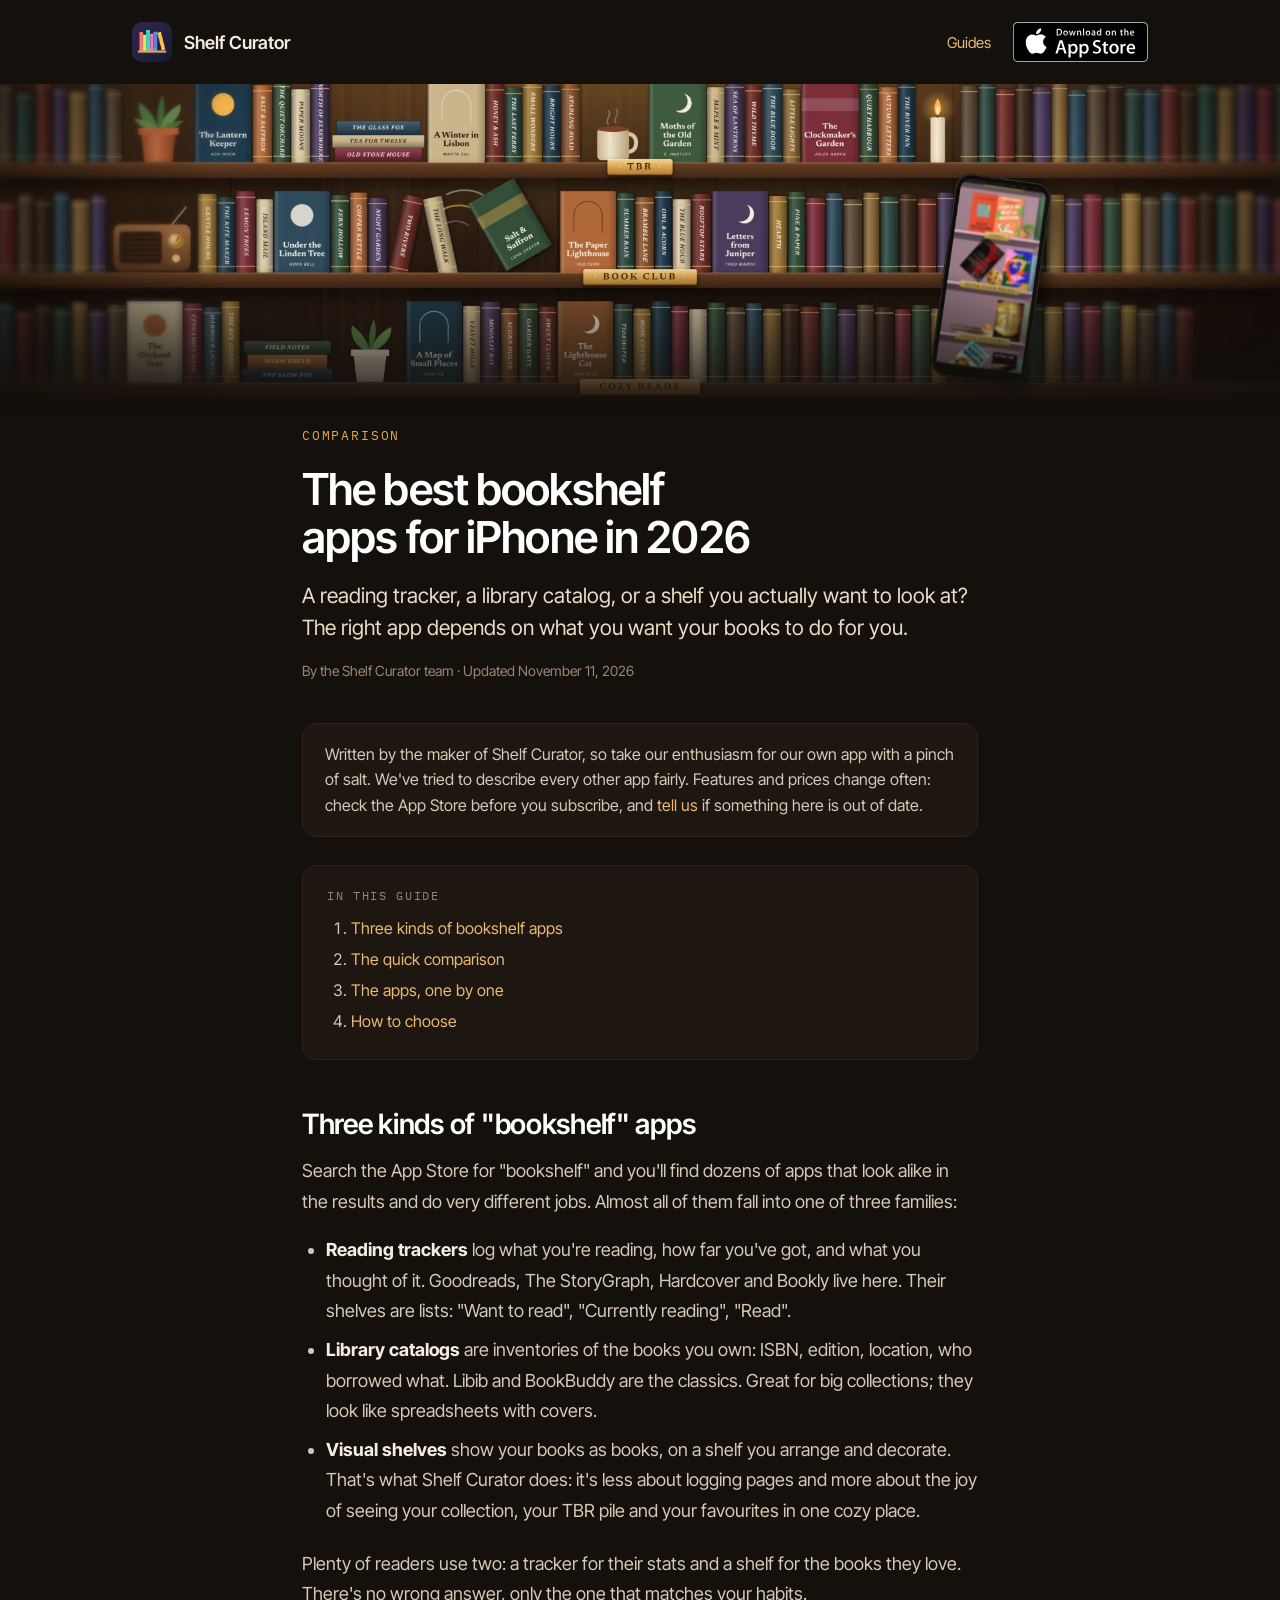
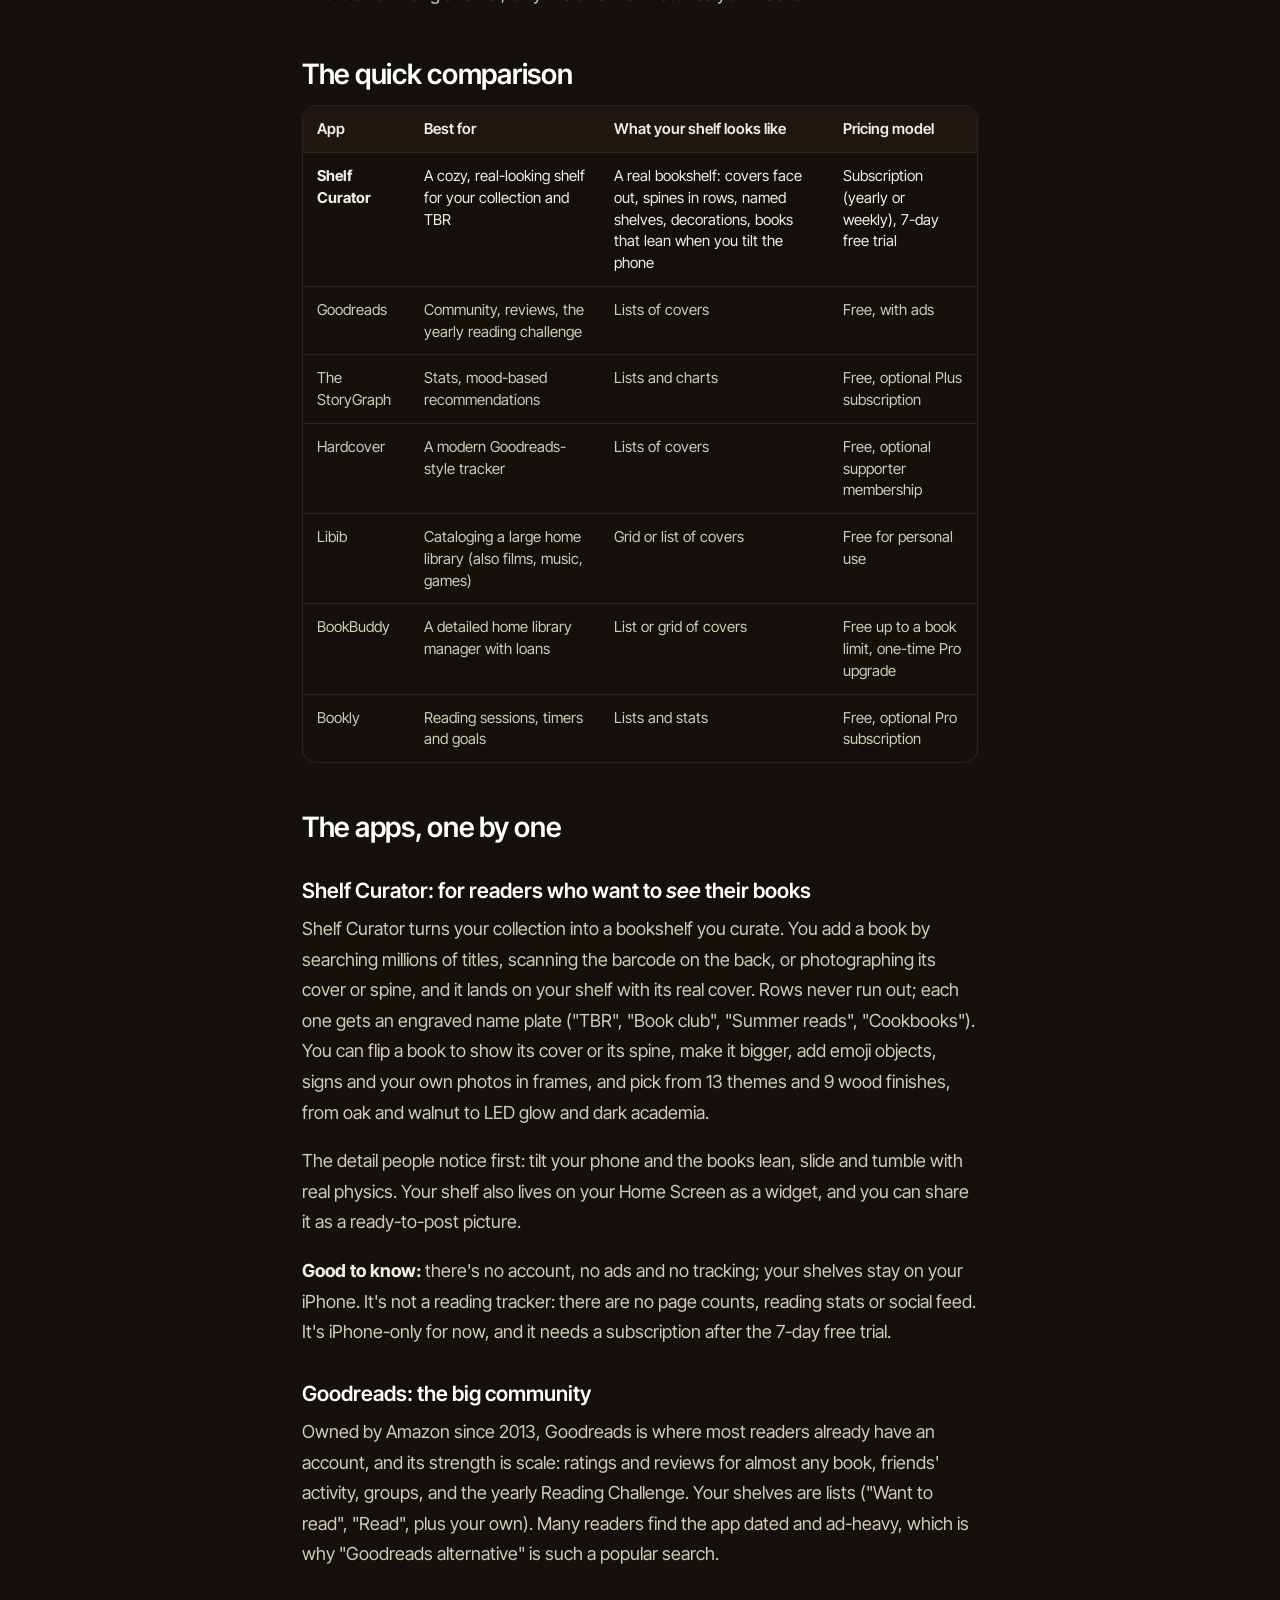
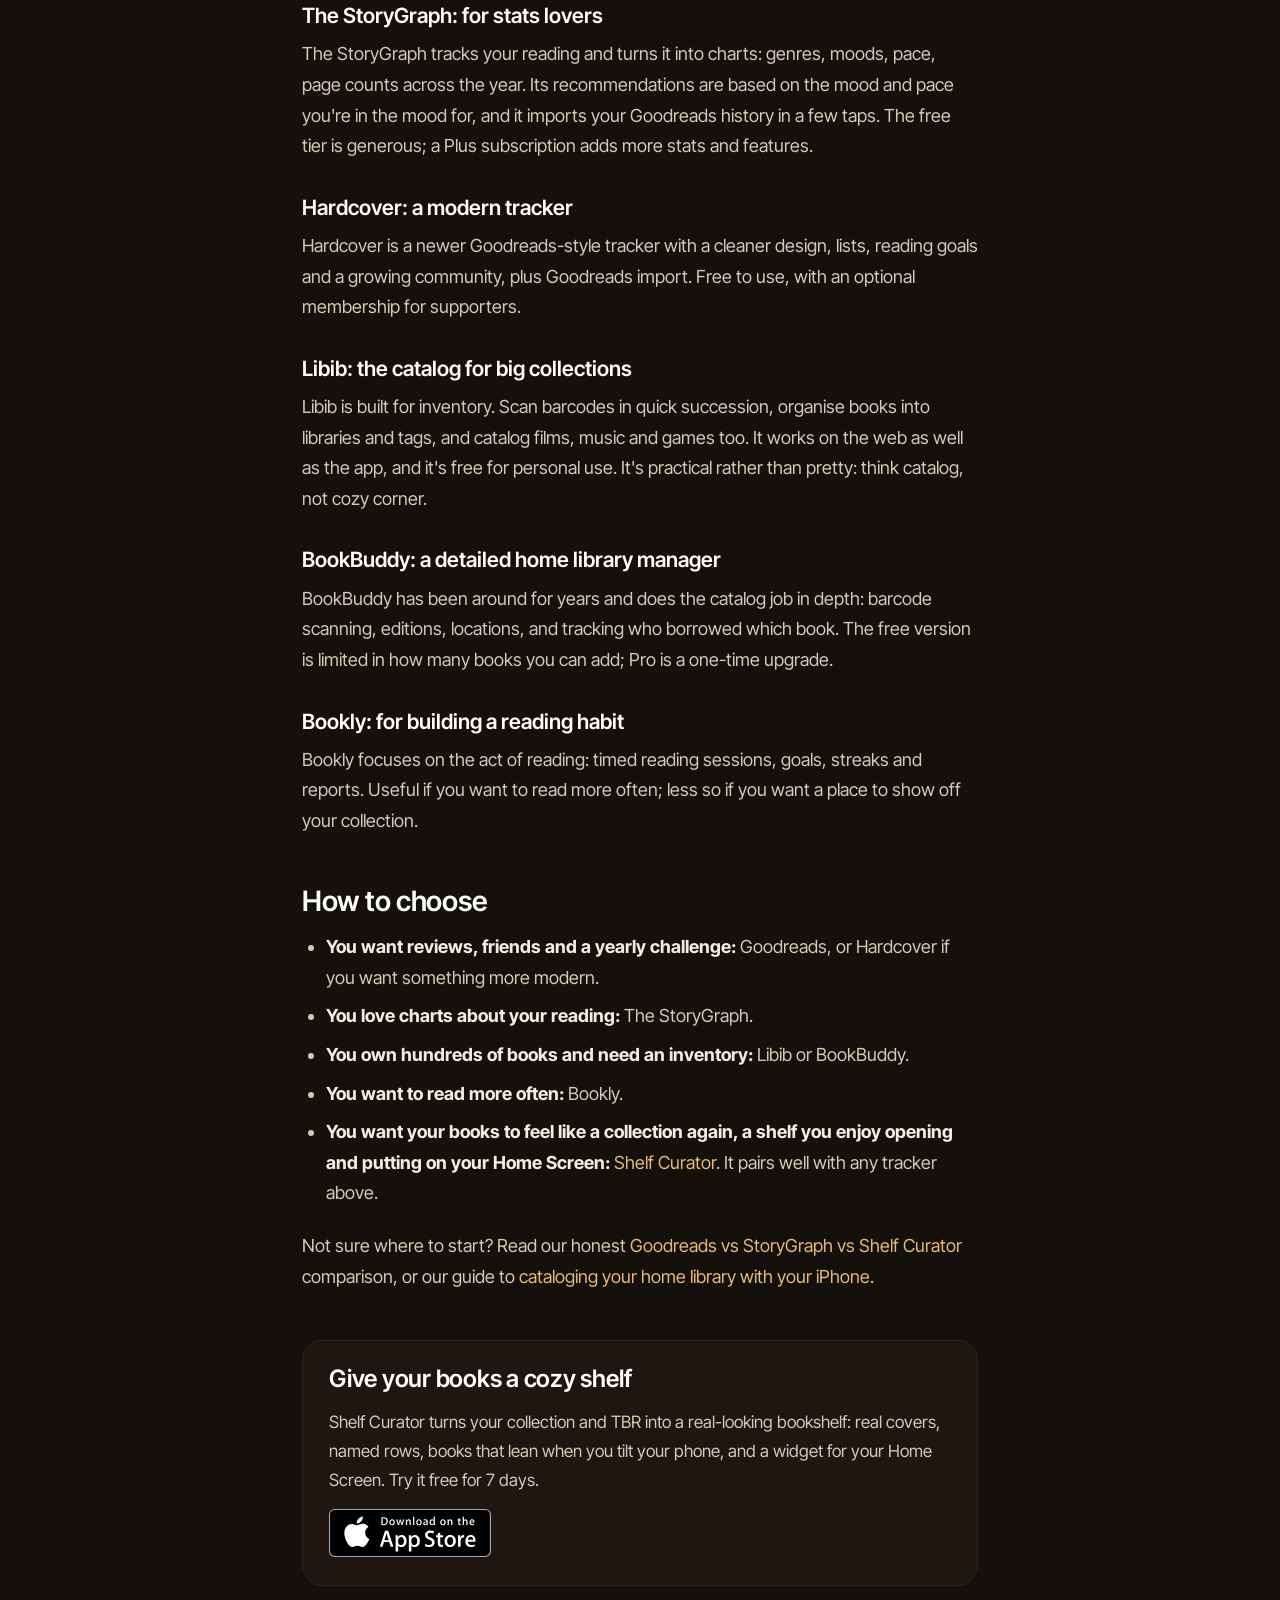
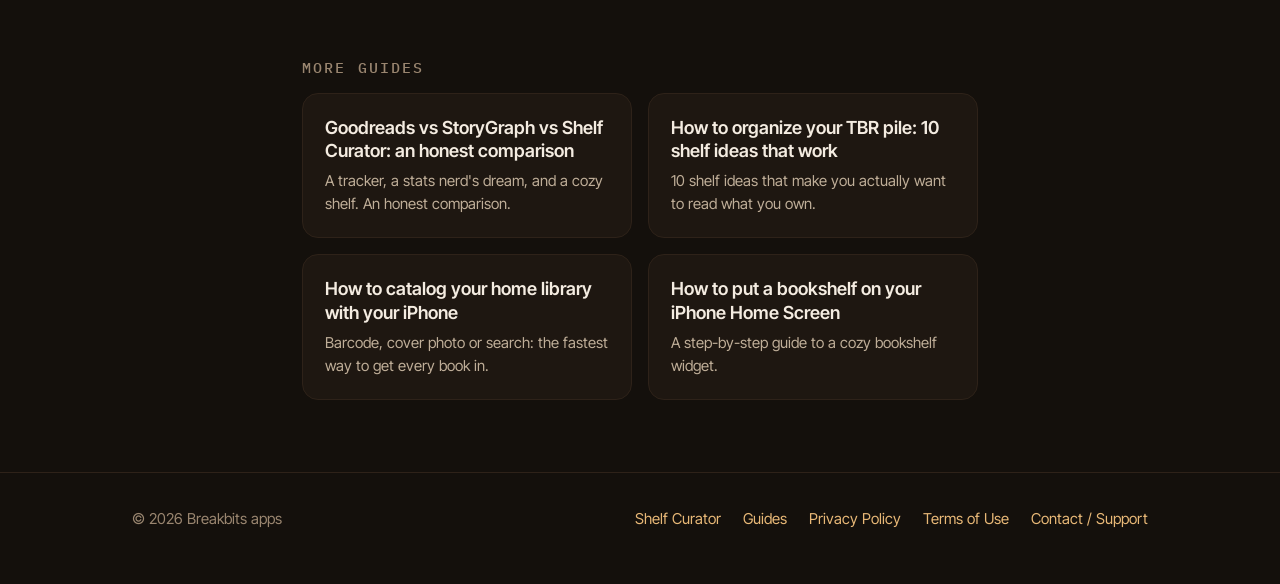
<file: blog/best-bookshelf-apps-iphone.html>
<!DOCTYPE html>
<html lang="en">
<head>
<meta charset="utf-8">
<meta name="apple-itunes-app" content="app-id=6828111784">
<meta name="viewport" content="width=device-width, initial-scale=1">
<title>The best bookshelf apps for iPhone in 2026 (compared)</title>
<meta name="description" content="Goodreads, StoryGraph, Hardcover, Libib, BookBuddy, Bookly and Shelf Curator compared: which bookshelf app fits how you read, catalog and show off your books.">
<link rel="canonical" href="https://aureliendotpro.github.io/shelf-curator/blog/best-bookshelf-apps-iphone.html">
<meta property="og:type" content="article">
<meta property="og:site_name" content="Shelf Curator">
<meta property="og:title" content="The best bookshelf apps for iPhone in 2026 (compared)">
<meta property="og:description" content="Goodreads, StoryGraph, Hardcover, Libib, BookBuddy, Bookly and Shelf Curator compared: which bookshelf app fits how you read, catalog and show off your books.">
<meta property="og:url" content="https://aureliendotpro.github.io/shelf-curator/blog/best-bookshelf-apps-iphone.html">
<meta property="og:image" content="https://aureliendotpro.github.io/shelf-curator/assets/og-image.jpg">
<meta property="og:image:width" content="1200">
<meta property="og:image:height" content="630">
<meta name="twitter:card" content="summary_large_image">
<meta name="theme-color" content="#14100C">
<link rel="icon" href="../assets/icon.png">
<link rel="apple-touch-icon" href="../assets/icon.png">
<link rel="preconnect" href="https://fonts.googleapis.com">
<link rel="preconnect" href="https://fonts.gstatic.com" crossorigin>
<link href="https://fonts.googleapis.com/css2?family=Inter+Tight:wght@400;500;600;700&family=IBM+Plex+Mono:wght@500&display=swap" rel="stylesheet">
<link rel="stylesheet" href="../assets/blog.css">
<script type="application/ld+json">
{
  "@context": "https://schema.org",
  "@type": "Article",
  "headline": "The best bookshelf apps for iPhone in 2026",
  "description": "Goodreads, StoryGraph, Hardcover, Libib, BookBuddy, Bookly and Shelf Curator compared: which bookshelf app fits how you read, catalog and show off your books.",
  "image": "https://aureliendotpro.github.io/shelf-curator/assets/og-image.jpg",
  "datePublished": "2026-11-11",
  "dateModified": "2026-11-11",
  "author": {
    "@type": "Organization",
    "name": "Breakbits apps",
    "url": "https://aureliendotpro.github.io/shelf-curator/"
  },
  "publisher": {
    "@type": "Organization",
    "name": "Breakbits apps",
    "logo": {
      "@type": "ImageObject",
      "url": "https://aureliendotpro.github.io/shelf-curator/assets/icon.png"
    }
  },
  "mainEntityOfPage": "https://aureliendotpro.github.io/shelf-curator/blog/best-bookshelf-apps-iphone.html"
}
</script>
</head>
<body>
<header class="topbar">
  <a class="brand" href="../index.html"><img src="../assets/icon.png" alt="" width="40" height="40">Shelf Curator</a>
  <nav><a class="hide-sm" href="./">Guides</a><a class="badge" href="https://apps.apple.com/app/id6828111784"><img src="../assets/app-store-badge.svg" alt="Download on the App Store" width="120" height="40"></a></nav>
</header>
<picture>
  <source type="image/webp" srcset="../assets/banner-shelf.webp">
  <img class="banner" src="../assets/banner-shelf.jpg" alt="A cozy walnut bookshelf with named rows and the Shelf Curator app on an iPhone" width="2000" height="857">
</picture>
<main>
<article>
  <p class="kicker">Comparison</p>
  <h1>The best bookshelf apps for iPhone in 2026</h1>
  <p class="dek">A reading tracker, a library catalog, or a shelf you actually want to look at? The right app depends on what you want your books to do for you.</p>
  <p class="meta">By the Shelf Curator team · Updated November 11, 2026</p>
<div class="note">Written by the maker of Shelf Curator, so take our enthusiasm for our own app with a pinch of salt. We've tried to describe every other app fairly. Features and prices change often: check the App Store before you subscribe, and <a href="../index.html#support">tell us</a> if something here is out of date.</div>

<div class="toc"><p>IN THIS GUIDE</p><ol>
<li><a href="#types">Three kinds of bookshelf apps</a></li>
<li><a href="#table">The quick comparison</a></li>
<li><a href="#apps">The apps, one by one</a></li>
<li><a href="#choose">How to choose</a></li>
</ol></div>

<h2 id="types">Three kinds of "bookshelf" apps</h2>
<p>Search the App Store for "bookshelf" and you'll find dozens of apps that look alike in the results and do very different jobs. Almost all of them fall into one of three families:</p>
<ul>
<li><strong>Reading trackers</strong> log what you're reading, how far you've got, and what you thought of it. Goodreads, The StoryGraph, Hardcover and Bookly live here. Their shelves are lists: "Want to read", "Currently reading", "Read".</li>
<li><strong>Library catalogs</strong> are inventories of the books you own: ISBN, edition, location, who borrowed what. Libib and BookBuddy are the classics. Great for big collections; they look like spreadsheets with covers.</li>
<li><strong>Visual shelves</strong> show your books as books, on a shelf you arrange and decorate. That's what Shelf Curator does: it's less about logging pages and more about the joy of seeing your collection, your TBR pile and your favourites in one cozy place.</li>
</ul>
<p>Plenty of readers use two: a tracker for their stats and a shelf for the books they love. There's no wrong answer, only the one that matches your habits.</p>

<h2 id="table">The quick comparison</h2>
<div class="table-wrap"><table>
<thead><tr><th>App</th><th>Best for</th><th>What your shelf looks like</th><th>Pricing model</th></tr></thead>
<tbody>
<tr><td class="us"><strong>Shelf Curator</strong></td><td class="us">A cozy, real-looking shelf for your collection and TBR</td><td class="us">A real bookshelf: covers face out, spines in rows, named shelves, decorations, books that lean when you tilt the phone</td><td class="us">Subscription (yearly or weekly), 7-day free trial</td></tr>
<tr><td>Goodreads</td><td>Community, reviews, the yearly reading challenge</td><td>Lists of covers</td><td>Free, with ads</td></tr>
<tr><td>The StoryGraph</td><td>Stats, mood-based recommendations</td><td>Lists and charts</td><td>Free, optional Plus subscription</td></tr>
<tr><td>Hardcover</td><td>A modern Goodreads-style tracker</td><td>Lists of covers</td><td>Free, optional supporter membership</td></tr>
<tr><td>Libib</td><td>Cataloging a large home library (also films, music, games)</td><td>Grid or list of covers</td><td>Free for personal use</td></tr>
<tr><td>BookBuddy</td><td>A detailed home library manager with loans</td><td>List or grid of covers</td><td>Free up to a book limit, one-time Pro upgrade</td></tr>
<tr><td>Bookly</td><td>Reading sessions, timers and goals</td><td>Lists and stats</td><td>Free, optional Pro subscription</td></tr>
</tbody></table></div>

<h2 id="apps">The apps, one by one</h2>

<h3>Shelf Curator: for readers who want to <em>see</em> their books</h3>
<p>Shelf Curator turns your collection into a bookshelf you curate. You add a book by searching millions of titles, scanning the barcode on the back, or photographing its cover or spine, and it lands on your shelf with its real cover. Rows never run out; each one gets an engraved name plate ("TBR", "Book club", "Summer reads", "Cookbooks"). You can flip a book to show its cover or its spine, make it bigger, add emoji objects, signs and your own photos in frames, and pick from 13 themes and 9 wood finishes, from oak and walnut to LED glow and dark academia.</p>
<p>The detail people notice first: tilt your phone and the books lean, slide and tumble with real physics. Your shelf also lives on your Home Screen as a widget, and you can share it as a ready-to-post picture.</p>
<p><strong>Good to know:</strong> there's no account, no ads and no tracking; your shelves stay on your iPhone. It's not a reading tracker: there are no page counts, reading stats or social feed. It's iPhone-only for now, and it needs a subscription after the 7-day free trial.</p>

<h3>Goodreads: the big community</h3>
<p>Owned by Amazon since 2013, Goodreads is where most readers already have an account, and its strength is scale: ratings and reviews for almost any book, friends' activity, groups, and the yearly Reading Challenge. Your shelves are lists ("Want to read", "Read", plus your own). Many readers find the app dated and ad-heavy, which is why "Goodreads alternative" is such a popular search.</p>

<h3>The StoryGraph: for stats lovers</h3>
<p>The StoryGraph tracks your reading and turns it into charts: genres, moods, pace, page counts across the year. Its recommendations are based on the mood and pace you're in the mood for, and it imports your Goodreads history in a few taps. The free tier is generous; a Plus subscription adds more stats and features.</p>

<h3>Hardcover: a modern tracker</h3>
<p>Hardcover is a newer Goodreads-style tracker with a cleaner design, lists, reading goals and a growing community, plus Goodreads import. Free to use, with an optional membership for supporters.</p>

<h3>Libib: the catalog for big collections</h3>
<p>Libib is built for inventory. Scan barcodes in quick succession, organise books into libraries and tags, and catalog films, music and games too. It works on the web as well as the app, and it's free for personal use. It's practical rather than pretty: think catalog, not cozy corner.</p>

<h3>BookBuddy: a detailed home library manager</h3>
<p>BookBuddy has been around for years and does the catalog job in depth: barcode scanning, editions, locations, and tracking who borrowed which book. The free version is limited in how many books you can add; Pro is a one-time upgrade.</p>

<h3>Bookly: for building a reading habit</h3>
<p>Bookly focuses on the act of reading: timed reading sessions, goals, streaks and reports. Useful if you want to read more often; less so if you want a place to show off your collection.</p>

<h2 id="choose">How to choose</h2>
<ul>
<li><strong>You want reviews, friends and a yearly challenge:</strong> Goodreads, or Hardcover if you want something more modern.</li>
<li><strong>You love charts about your reading:</strong> The StoryGraph.</li>
<li><strong>You own hundreds of books and need an inventory:</strong> Libib or BookBuddy.</li>
<li><strong>You want to read more often:</strong> Bookly.</li>
<li><strong>You want your books to feel like a collection again, a shelf you enjoy opening and putting on your Home Screen:</strong> <a href="../index.html">Shelf Curator</a>. It pairs well with any tracker above.</li>
</ul>
<p>Not sure where to start? Read our honest <a href="goodreads-vs-storygraph-vs-shelf-curator.html">Goodreads vs StoryGraph vs Shelf Curator</a> comparison, or our guide to <a href="catalog-your-home-library-with-iphone.html">cataloging your home library with your iPhone</a>.</p>
<aside class="cta-box">
  <div>
    <h2>Give your books a cozy shelf</h2>
    <p>Shelf Curator turns your collection and TBR into a real-looking bookshelf: real covers, named rows, books that lean when you tilt your phone, and a widget for your Home Screen. Try it free for 7 days.</p>
    <a class="badge" href="https://apps.apple.com/app/id6828111784"><img src="../assets/app-store-badge.svg" alt="Download on the App Store" width="144" height="48"></a>
  </div>
</aside>
</article>
<section class="more">
  <h2>MORE GUIDES</h2>
  <div class="cards">
  <a class="card" href="goodreads-vs-storygraph-vs-shelf-curator.html"><strong>Goodreads vs StoryGraph vs Shelf Curator: an honest comparison</strong><span>A tracker, a stats nerd&#x27;s dream, and a cozy shelf. An honest comparison.</span></a>
  <a class="card" href="how-to-organize-your-tbr.html"><strong>How to organize your TBR pile: 10 shelf ideas that work</strong><span>10 shelf ideas that make you actually want to read what you own.</span></a>
  <a class="card" href="catalog-your-home-library-with-iphone.html"><strong>How to catalog your home library with your iPhone</strong><span>Barcode, cover photo or search: the fastest way to get every book in.</span></a>
  <a class="card" href="bookshelf-widget-iphone-home-screen.html"><strong>How to put a bookshelf on your iPhone Home Screen</strong><span>A step-by-step guide to a cozy bookshelf widget.</span></a>
  </div>
</section>
</main>
<footer><div>
  <span>© 2026 Breakbits apps</span>
  <nav><a href="../index.html">Shelf Curator</a><a href="./">Guides</a><a href="../index.html#privacy">Privacy Policy</a><a href="../index.html#terms">Terms of Use</a><a href="../index.html#support">Contact / Support</a></nav>
</div></footer>
</body>
</html>
</file>
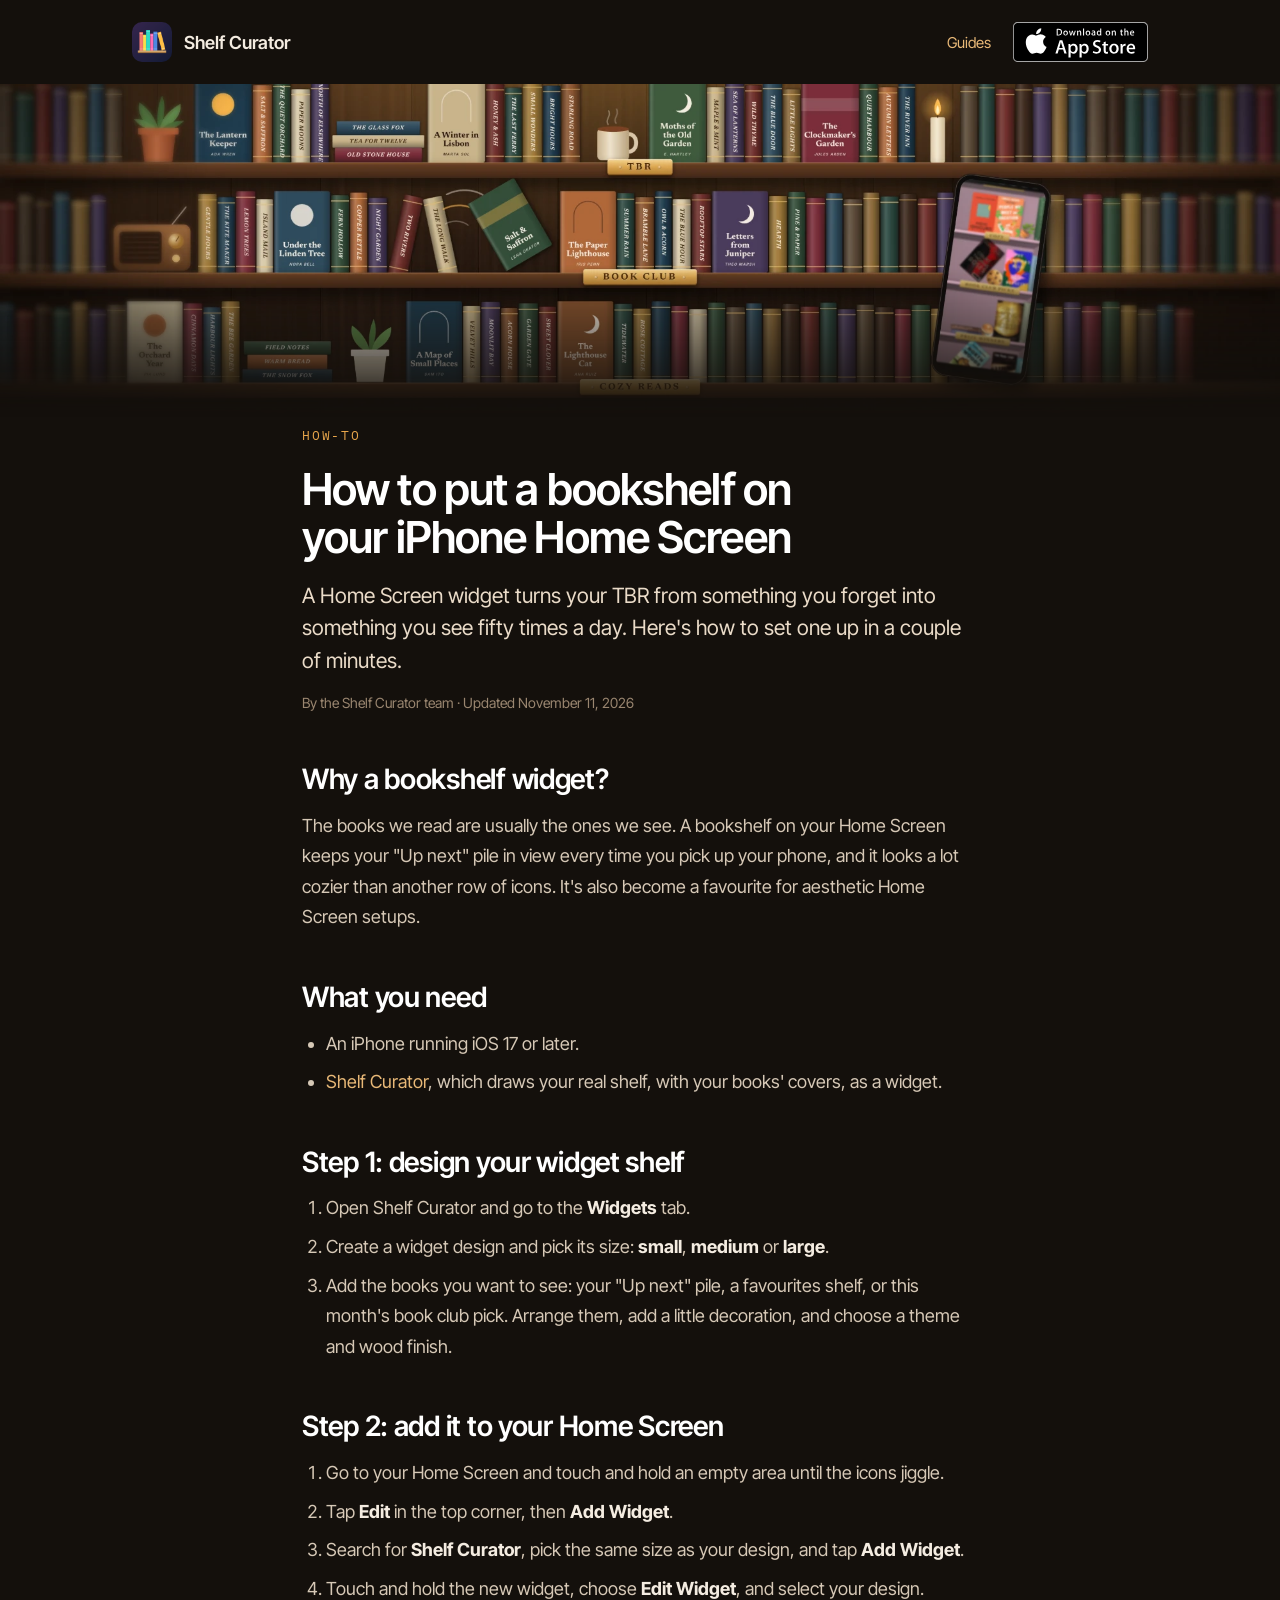
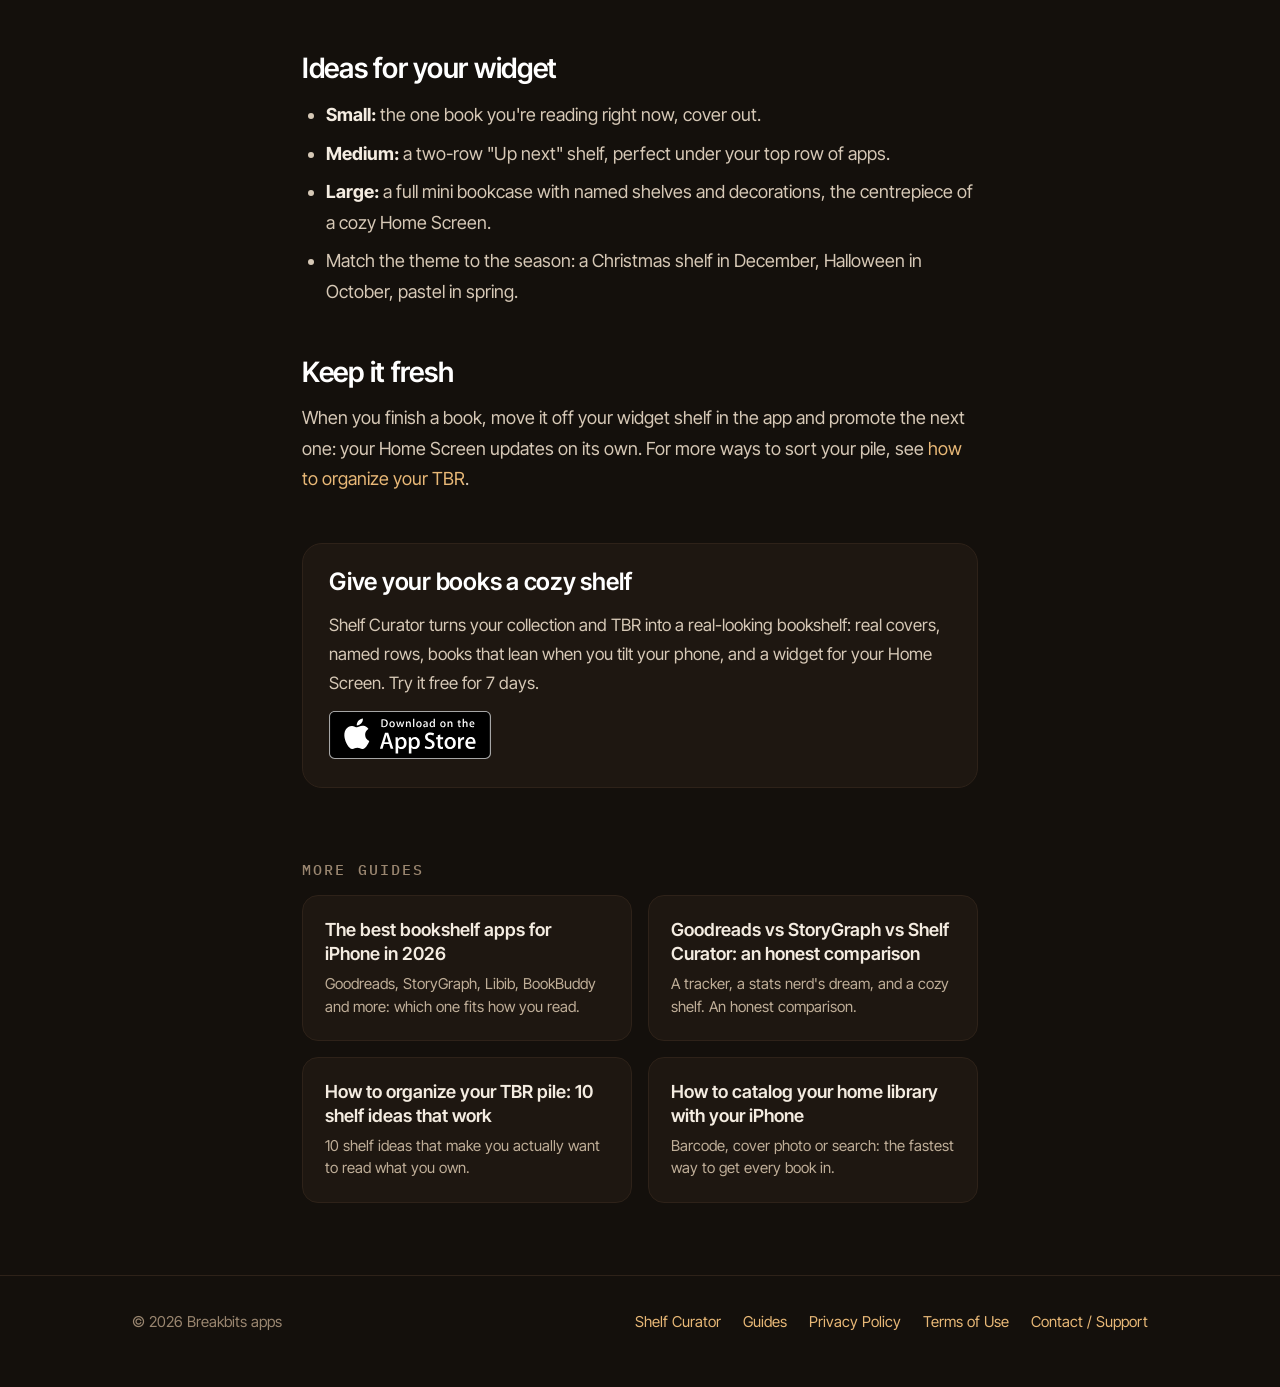
<file: blog/bookshelf-widget-iphone-home-screen.html>
<!DOCTYPE html>
<html lang="en">
<head>
<meta charset="utf-8">
<meta name="apple-itunes-app" content="app-id=6828111784">
<meta name="viewport" content="width=device-width, initial-scale=1">
<title>How to put a bookshelf widget on your iPhone Home Screen</title>
<meta name="description" content="Step by step: add a cozy bookshelf widget with your own books to your iPhone Home Screen, choose the size, and keep your TBR one glance away.">
<link rel="canonical" href="https://aureliendotpro.github.io/shelf-curator/blog/bookshelf-widget-iphone-home-screen.html">
<meta property="og:type" content="article">
<meta property="og:site_name" content="Shelf Curator">
<meta property="og:title" content="How to put a bookshelf widget on your iPhone Home Screen">
<meta property="og:description" content="Step by step: add a cozy bookshelf widget with your own books to your iPhone Home Screen, choose the size, and keep your TBR one glance away.">
<meta property="og:url" content="https://aureliendotpro.github.io/shelf-curator/blog/bookshelf-widget-iphone-home-screen.html">
<meta property="og:image" content="https://aureliendotpro.github.io/shelf-curator/assets/og-image.jpg">
<meta property="og:image:width" content="1200">
<meta property="og:image:height" content="630">
<meta name="twitter:card" content="summary_large_image">
<meta name="theme-color" content="#14100C">
<link rel="icon" href="../assets/icon.png">
<link rel="apple-touch-icon" href="../assets/icon.png">
<link rel="preconnect" href="https://fonts.googleapis.com">
<link rel="preconnect" href="https://fonts.gstatic.com" crossorigin>
<link href="https://fonts.googleapis.com/css2?family=Inter+Tight:wght@400;500;600;700&family=IBM+Plex+Mono:wght@500&display=swap" rel="stylesheet">
<link rel="stylesheet" href="../assets/blog.css">
<script type="application/ld+json">
{
  "@context": "https://schema.org",
  "@type": "Article",
  "headline": "How to put a bookshelf on your iPhone Home Screen",
  "description": "Step by step: add a cozy bookshelf widget with your own books to your iPhone Home Screen, choose the size, and keep your TBR one glance away.",
  "image": "https://aureliendotpro.github.io/shelf-curator/assets/og-image.jpg",
  "datePublished": "2026-11-11",
  "dateModified": "2026-11-11",
  "author": {
    "@type": "Organization",
    "name": "Breakbits apps",
    "url": "https://aureliendotpro.github.io/shelf-curator/"
  },
  "publisher": {
    "@type": "Organization",
    "name": "Breakbits apps",
    "logo": {
      "@type": "ImageObject",
      "url": "https://aureliendotpro.github.io/shelf-curator/assets/icon.png"
    }
  },
  "mainEntityOfPage": "https://aureliendotpro.github.io/shelf-curator/blog/bookshelf-widget-iphone-home-screen.html"
}
</script>
</head>
<body>
<header class="topbar">
  <a class="brand" href="../index.html"><img src="../assets/icon.png" alt="" width="40" height="40">Shelf Curator</a>
  <nav><a class="hide-sm" href="./">Guides</a><a class="badge" href="https://apps.apple.com/app/id6828111784"><img src="../assets/app-store-badge.svg" alt="Download on the App Store" width="120" height="40"></a></nav>
</header>
<picture>
  <source type="image/webp" srcset="../assets/banner-shelf.webp">
  <img class="banner" src="../assets/banner-shelf.jpg" alt="A cozy walnut bookshelf with named rows and the Shelf Curator app on an iPhone" width="2000" height="857">
</picture>
<main>
<article>
  <p class="kicker">How-to</p>
  <h1>How to put a bookshelf on your iPhone Home Screen</h1>
  <p class="dek">A Home Screen widget turns your TBR from something you forget into something you see fifty times a day. Here&#x27;s how to set one up in a couple of minutes.</p>
  <p class="meta">By the Shelf Curator team · Updated November 11, 2026</p>
<h2>Why a bookshelf widget?</h2>
<p>The books we read are usually the ones we see. A bookshelf on your Home Screen keeps your "Up next" pile in view every time you pick up your phone, and it looks a lot cozier than another row of icons. It's also become a favourite for aesthetic Home Screen setups.</p>

<h2>What you need</h2>
<ul>
<li>An iPhone running iOS 17 or later.</li>
<li><a href="../index.html">Shelf Curator</a>, which draws your real shelf, with your books' covers, as a widget.</li>
</ul>

<h2>Step 1: design your widget shelf</h2>
<ol>
<li>Open Shelf Curator and go to the <strong>Widgets</strong> tab.</li>
<li>Create a widget design and pick its size: <strong>small</strong>, <strong>medium</strong> or <strong>large</strong>.</li>
<li>Add the books you want to see: your "Up next" pile, a favourites shelf, or this month's book club pick. Arrange them, add a little decoration, and choose a theme and wood finish.</li>
</ol>

<h2>Step 2: add it to your Home Screen</h2>
<ol>
<li>Go to your Home Screen and touch and hold an empty area until the icons jiggle.</li>
<li>Tap <strong>Edit</strong> in the top corner, then <strong>Add Widget</strong>.</li>
<li>Search for <strong>Shelf Curator</strong>, pick the same size as your design, and tap <strong>Add Widget</strong>.</li>
<li>Touch and hold the new widget, choose <strong>Edit Widget</strong>, and select your design.</li>
</ol>

<h2>Ideas for your widget</h2>
<ul>
<li><strong>Small:</strong> the one book you're reading right now, cover out.</li>
<li><strong>Medium:</strong> a two-row "Up next" shelf, perfect under your top row of apps.</li>
<li><strong>Large:</strong> a full mini bookcase with named shelves and decorations, the centrepiece of a cozy Home Screen.</li>
<li>Match the theme to the season: a Christmas shelf in December, Halloween in October, pastel in spring.</li>
</ul>

<h2>Keep it fresh</h2>
<p>When you finish a book, move it off your widget shelf in the app and promote the next one: your Home Screen updates on its own. For more ways to sort your pile, see <a href="how-to-organize-your-tbr.html">how to organize your TBR</a>.</p>
<aside class="cta-box">
  <div>
    <h2>Give your books a cozy shelf</h2>
    <p>Shelf Curator turns your collection and TBR into a real-looking bookshelf: real covers, named rows, books that lean when you tilt your phone, and a widget for your Home Screen. Try it free for 7 days.</p>
    <a class="badge" href="https://apps.apple.com/app/id6828111784"><img src="../assets/app-store-badge.svg" alt="Download on the App Store" width="144" height="48"></a>
  </div>
</aside>
</article>
<section class="more">
  <h2>MORE GUIDES</h2>
  <div class="cards">
  <a class="card" href="best-bookshelf-apps-iphone.html"><strong>The best bookshelf apps for iPhone in 2026</strong><span>Goodreads, StoryGraph, Libib, BookBuddy and more: which one fits how you read.</span></a>
  <a class="card" href="goodreads-vs-storygraph-vs-shelf-curator.html"><strong>Goodreads vs StoryGraph vs Shelf Curator: an honest comparison</strong><span>A tracker, a stats nerd&#x27;s dream, and a cozy shelf. An honest comparison.</span></a>
  <a class="card" href="how-to-organize-your-tbr.html"><strong>How to organize your TBR pile: 10 shelf ideas that work</strong><span>10 shelf ideas that make you actually want to read what you own.</span></a>
  <a class="card" href="catalog-your-home-library-with-iphone.html"><strong>How to catalog your home library with your iPhone</strong><span>Barcode, cover photo or search: the fastest way to get every book in.</span></a>
  </div>
</section>
</main>
<footer><div>
  <span>© 2026 Breakbits apps</span>
  <nav><a href="../index.html">Shelf Curator</a><a href="./">Guides</a><a href="../index.html#privacy">Privacy Policy</a><a href="../index.html#terms">Terms of Use</a><a href="../index.html#support">Contact / Support</a></nav>
</div></footer>
</body>
</html>
</file>
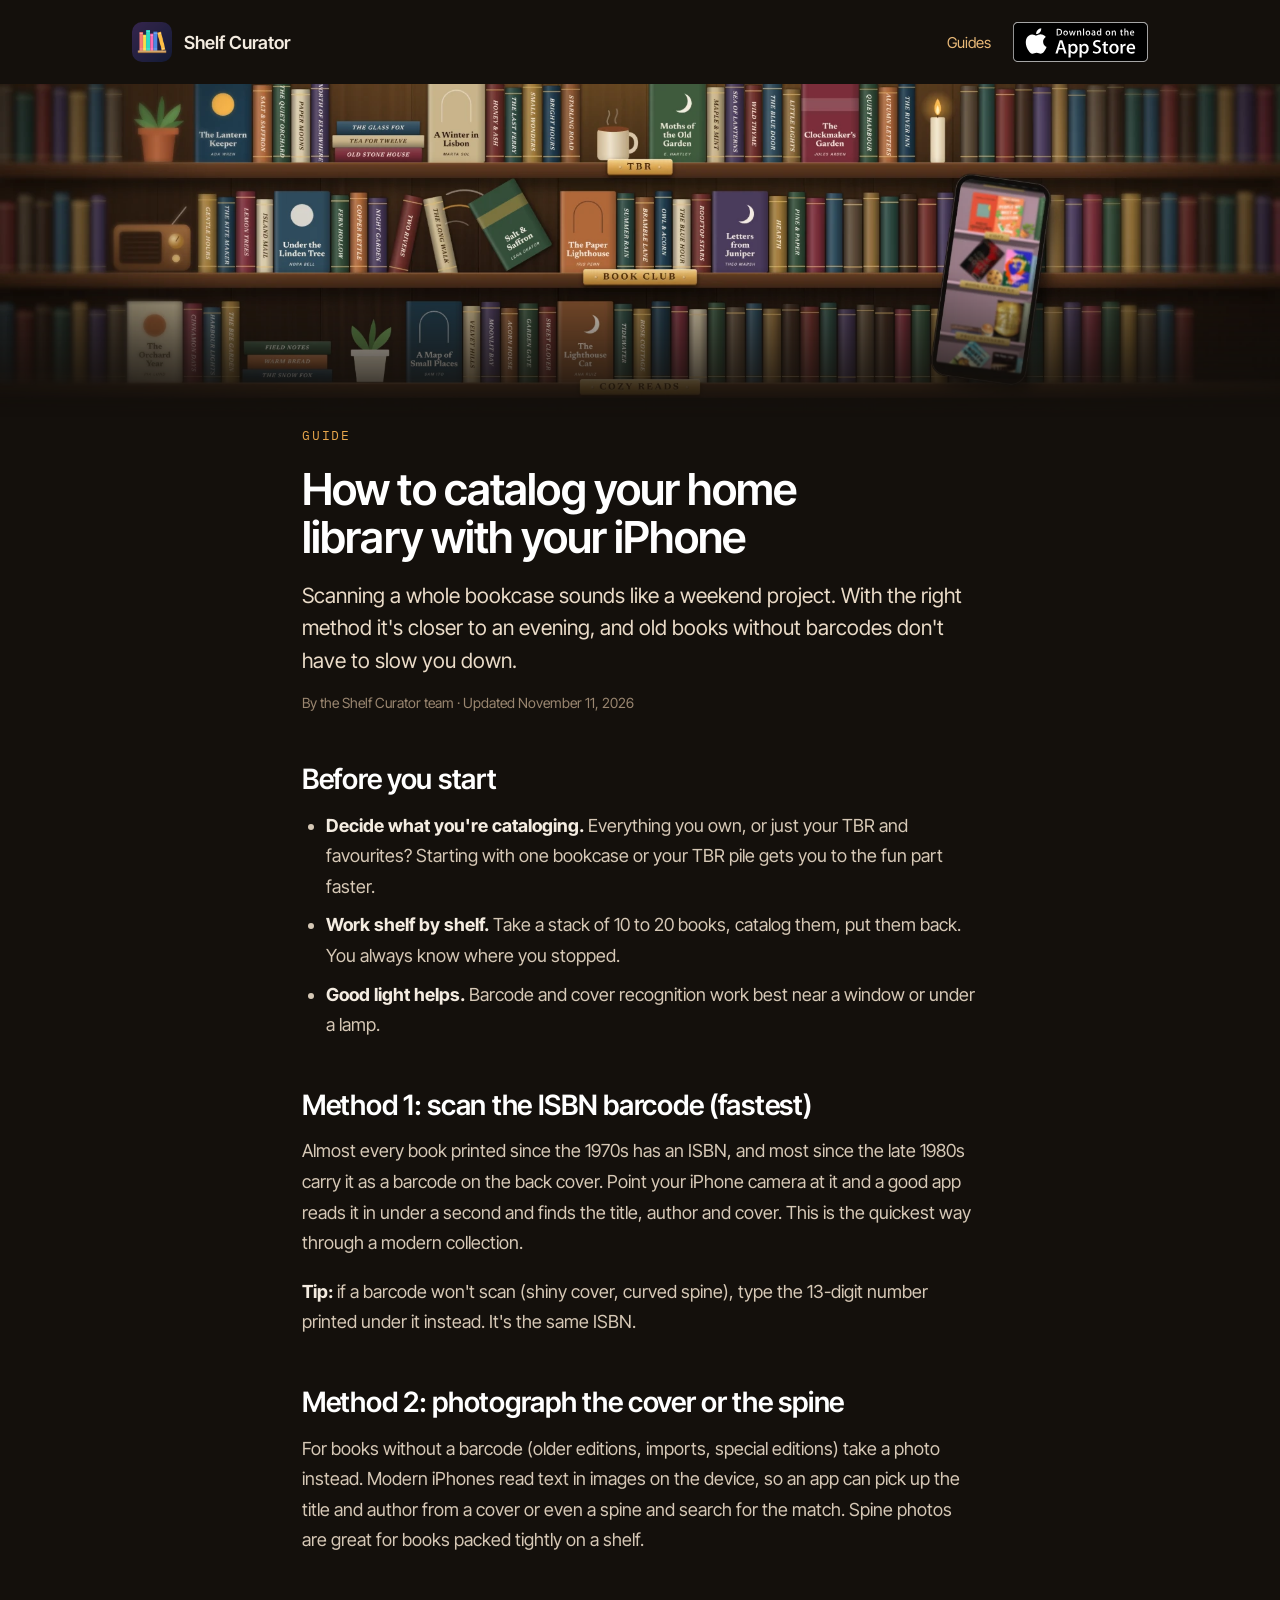
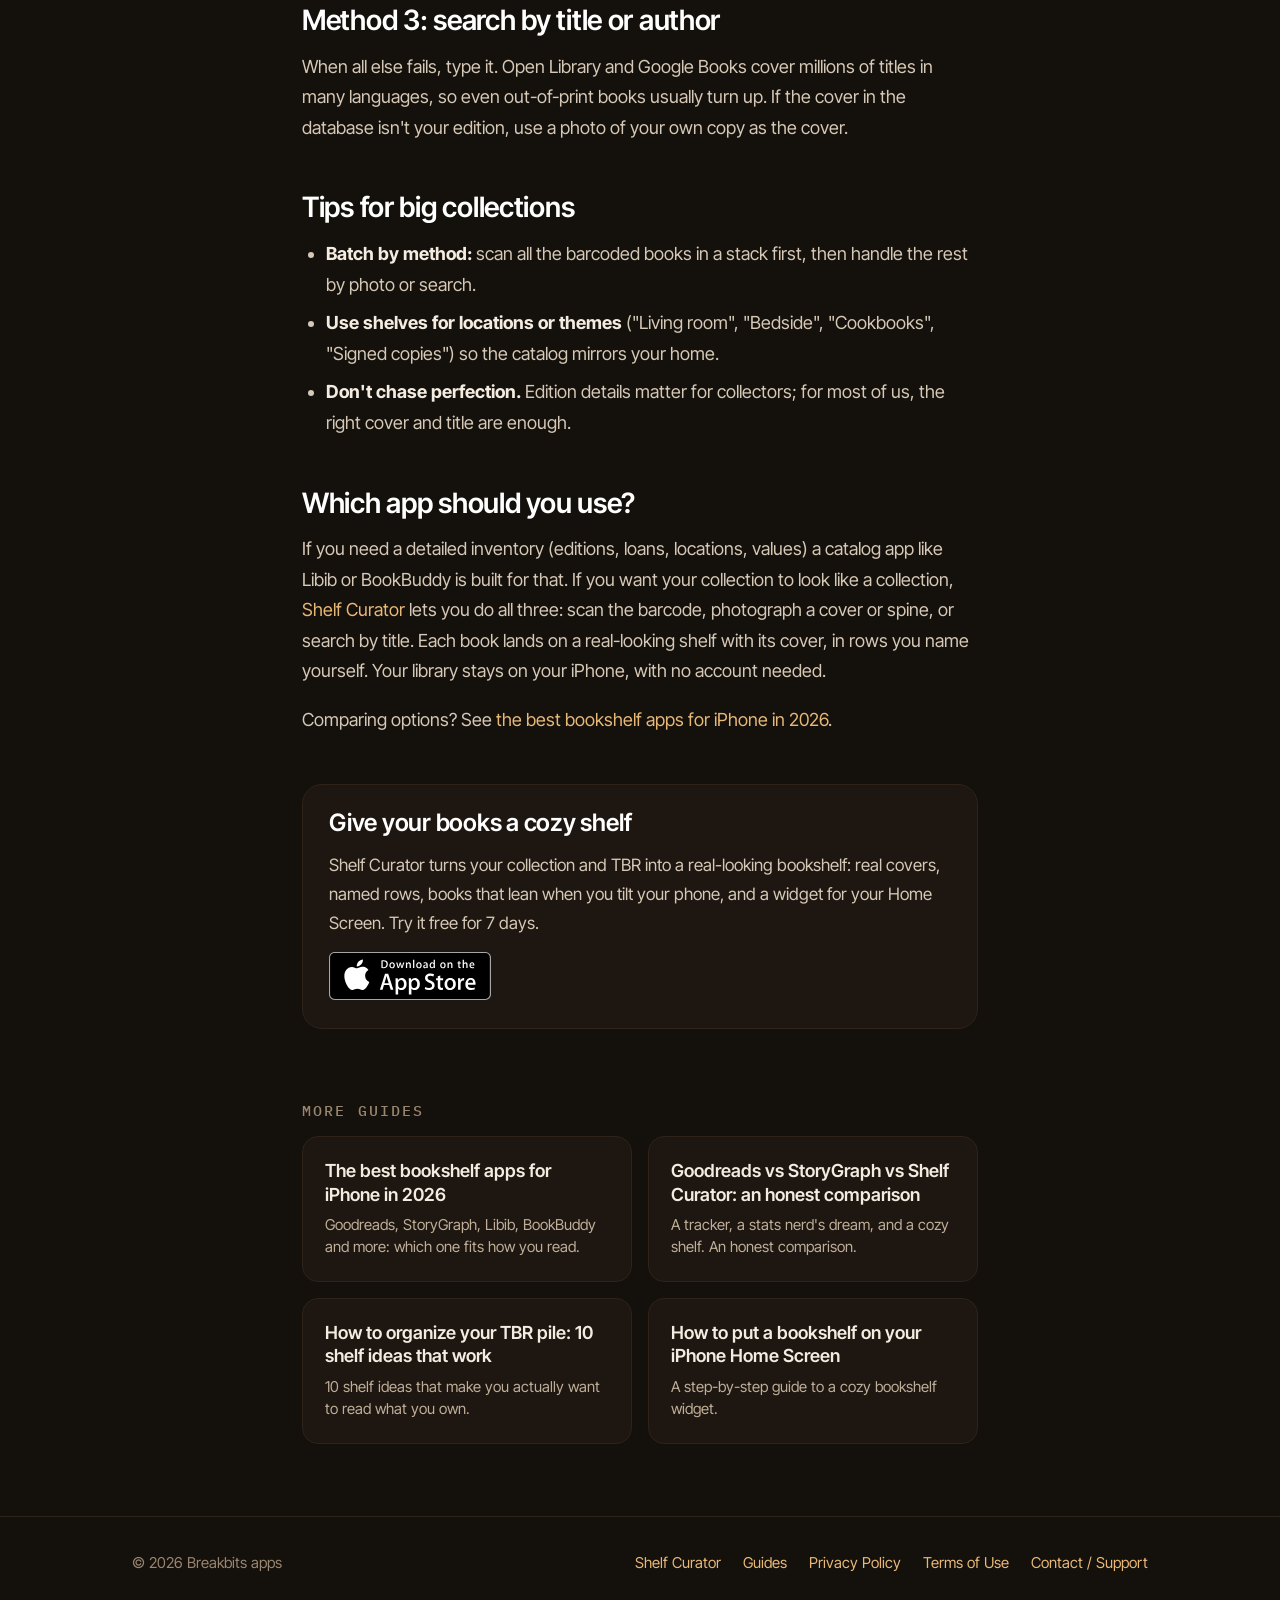
<file: blog/catalog-your-home-library-with-iphone.html>
<!DOCTYPE html>
<html lang="en">
<head>
<meta charset="utf-8">
<meta name="apple-itunes-app" content="app-id=6828111784">
<meta name="viewport" content="width=device-width, initial-scale=1">
<title>How to catalog your home library with your iPhone (barcode, photo, search)</title>
<meta name="description" content="The fastest ways to catalog your books with an iPhone: ISBN barcode scanning, cover and spine photos, and search. Tips for big collections, old books and books without barcodes.">
<link rel="canonical" href="https://aureliendotpro.github.io/shelf-curator/blog/catalog-your-home-library-with-iphone.html">
<meta property="og:type" content="article">
<meta property="og:site_name" content="Shelf Curator">
<meta property="og:title" content="How to catalog your home library with your iPhone (barcode, photo, search)">
<meta property="og:description" content="The fastest ways to catalog your books with an iPhone: ISBN barcode scanning, cover and spine photos, and search. Tips for big collections, old books and books without barcodes.">
<meta property="og:url" content="https://aureliendotpro.github.io/shelf-curator/blog/catalog-your-home-library-with-iphone.html">
<meta property="og:image" content="https://aureliendotpro.github.io/shelf-curator/assets/og-image.jpg">
<meta property="og:image:width" content="1200">
<meta property="og:image:height" content="630">
<meta name="twitter:card" content="summary_large_image">
<meta name="theme-color" content="#14100C">
<link rel="icon" href="../assets/icon.png">
<link rel="apple-touch-icon" href="../assets/icon.png">
<link rel="preconnect" href="https://fonts.googleapis.com">
<link rel="preconnect" href="https://fonts.gstatic.com" crossorigin>
<link href="https://fonts.googleapis.com/css2?family=Inter+Tight:wght@400;500;600;700&family=IBM+Plex+Mono:wght@500&display=swap" rel="stylesheet">
<link rel="stylesheet" href="../assets/blog.css">
<script type="application/ld+json">
{
  "@context": "https://schema.org",
  "@type": "Article",
  "headline": "How to catalog your home library with your iPhone",
  "description": "The fastest ways to catalog your books with an iPhone: ISBN barcode scanning, cover and spine photos, and search. Tips for big collections, old books and books without barcodes.",
  "image": "https://aureliendotpro.github.io/shelf-curator/assets/og-image.jpg",
  "datePublished": "2026-11-11",
  "dateModified": "2026-11-11",
  "author": {
    "@type": "Organization",
    "name": "Breakbits apps",
    "url": "https://aureliendotpro.github.io/shelf-curator/"
  },
  "publisher": {
    "@type": "Organization",
    "name": "Breakbits apps",
    "logo": {
      "@type": "ImageObject",
      "url": "https://aureliendotpro.github.io/shelf-curator/assets/icon.png"
    }
  },
  "mainEntityOfPage": "https://aureliendotpro.github.io/shelf-curator/blog/catalog-your-home-library-with-iphone.html"
}
</script>
</head>
<body>
<header class="topbar">
  <a class="brand" href="../index.html"><img src="../assets/icon.png" alt="" width="40" height="40">Shelf Curator</a>
  <nav><a class="hide-sm" href="./">Guides</a><a class="badge" href="https://apps.apple.com/app/id6828111784"><img src="../assets/app-store-badge.svg" alt="Download on the App Store" width="120" height="40"></a></nav>
</header>
<picture>
  <source type="image/webp" srcset="../assets/banner-shelf.webp">
  <img class="banner" src="../assets/banner-shelf.jpg" alt="A cozy walnut bookshelf with named rows and the Shelf Curator app on an iPhone" width="2000" height="857">
</picture>
<main>
<article>
  <p class="kicker">Guide</p>
  <h1>How to catalog your home library with your iPhone</h1>
  <p class="dek">Scanning a whole bookcase sounds like a weekend project. With the right method it&#x27;s closer to an evening, and old books without barcodes don&#x27;t have to slow you down.</p>
  <p class="meta">By the Shelf Curator team · Updated November 11, 2026</p>
<h2>Before you start</h2>
<ul>
<li><strong>Decide what you're cataloging.</strong> Everything you own, or just your TBR and favourites? Starting with one bookcase or your TBR pile gets you to the fun part faster.</li>
<li><strong>Work shelf by shelf.</strong> Take a stack of 10 to 20 books, catalog them, put them back. You always know where you stopped.</li>
<li><strong>Good light helps.</strong> Barcode and cover recognition work best near a window or under a lamp.</li>
</ul>

<h2>Method 1: scan the ISBN barcode (fastest)</h2>
<p>Almost every book printed since the 1970s has an ISBN, and most since the late 1980s carry it as a barcode on the back cover. Point your iPhone camera at it and a good app reads it in under a second and finds the title, author and cover. This is the quickest way through a modern collection.</p>
<p><strong>Tip:</strong> if a barcode won't scan (shiny cover, curved spine), type the 13-digit number printed under it instead. It's the same ISBN.</p>

<h2>Method 2: photograph the cover or the spine</h2>
<p>For books without a barcode (older editions, imports, special editions) take a photo instead. Modern iPhones read text in images on the device, so an app can pick up the title and author from a cover or even a spine and search for the match. Spine photos are great for books packed tightly on a shelf.</p>

<h2>Method 3: search by title or author</h2>
<p>When all else fails, type it. Open Library and Google Books cover millions of titles in many languages, so even out-of-print books usually turn up. If the cover in the database isn't your edition, use a photo of your own copy as the cover.</p>

<h2>Tips for big collections</h2>
<ul>
<li><strong>Batch by method:</strong> scan all the barcoded books in a stack first, then handle the rest by photo or search.</li>
<li><strong>Use shelves for locations or themes</strong> ("Living room", "Bedside", "Cookbooks", "Signed copies") so the catalog mirrors your home.</li>
<li><strong>Don't chase perfection.</strong> Edition details matter for collectors; for most of us, the right cover and title are enough.</li>
</ul>

<h2>Which app should you use?</h2>
<p>If you need a detailed inventory (editions, loans, locations, values) a catalog app like Libib or BookBuddy is built for that. If you want your collection to look like a collection, <a href="../index.html">Shelf Curator</a> lets you do all three: scan the barcode, photograph a cover or spine, or search by title. Each book lands on a real-looking shelf with its cover, in rows you name yourself. Your library stays on your iPhone, with no account needed.</p>
<p>Comparing options? See <a href="best-bookshelf-apps-iphone.html">the best bookshelf apps for iPhone in 2026</a>.</p>
<aside class="cta-box">
  <div>
    <h2>Give your books a cozy shelf</h2>
    <p>Shelf Curator turns your collection and TBR into a real-looking bookshelf: real covers, named rows, books that lean when you tilt your phone, and a widget for your Home Screen. Try it free for 7 days.</p>
    <a class="badge" href="https://apps.apple.com/app/id6828111784"><img src="../assets/app-store-badge.svg" alt="Download on the App Store" width="144" height="48"></a>
  </div>
</aside>
</article>
<section class="more">
  <h2>MORE GUIDES</h2>
  <div class="cards">
  <a class="card" href="best-bookshelf-apps-iphone.html"><strong>The best bookshelf apps for iPhone in 2026</strong><span>Goodreads, StoryGraph, Libib, BookBuddy and more: which one fits how you read.</span></a>
  <a class="card" href="goodreads-vs-storygraph-vs-shelf-curator.html"><strong>Goodreads vs StoryGraph vs Shelf Curator: an honest comparison</strong><span>A tracker, a stats nerd&#x27;s dream, and a cozy shelf. An honest comparison.</span></a>
  <a class="card" href="how-to-organize-your-tbr.html"><strong>How to organize your TBR pile: 10 shelf ideas that work</strong><span>10 shelf ideas that make you actually want to read what you own.</span></a>
  <a class="card" href="bookshelf-widget-iphone-home-screen.html"><strong>How to put a bookshelf on your iPhone Home Screen</strong><span>A step-by-step guide to a cozy bookshelf widget.</span></a>
  </div>
</section>
</main>
<footer><div>
  <span>© 2026 Breakbits apps</span>
  <nav><a href="../index.html">Shelf Curator</a><a href="./">Guides</a><a href="../index.html#privacy">Privacy Policy</a><a href="../index.html#terms">Terms of Use</a><a href="../index.html#support">Contact / Support</a></nav>
</div></footer>
</body>
</html>
</file>
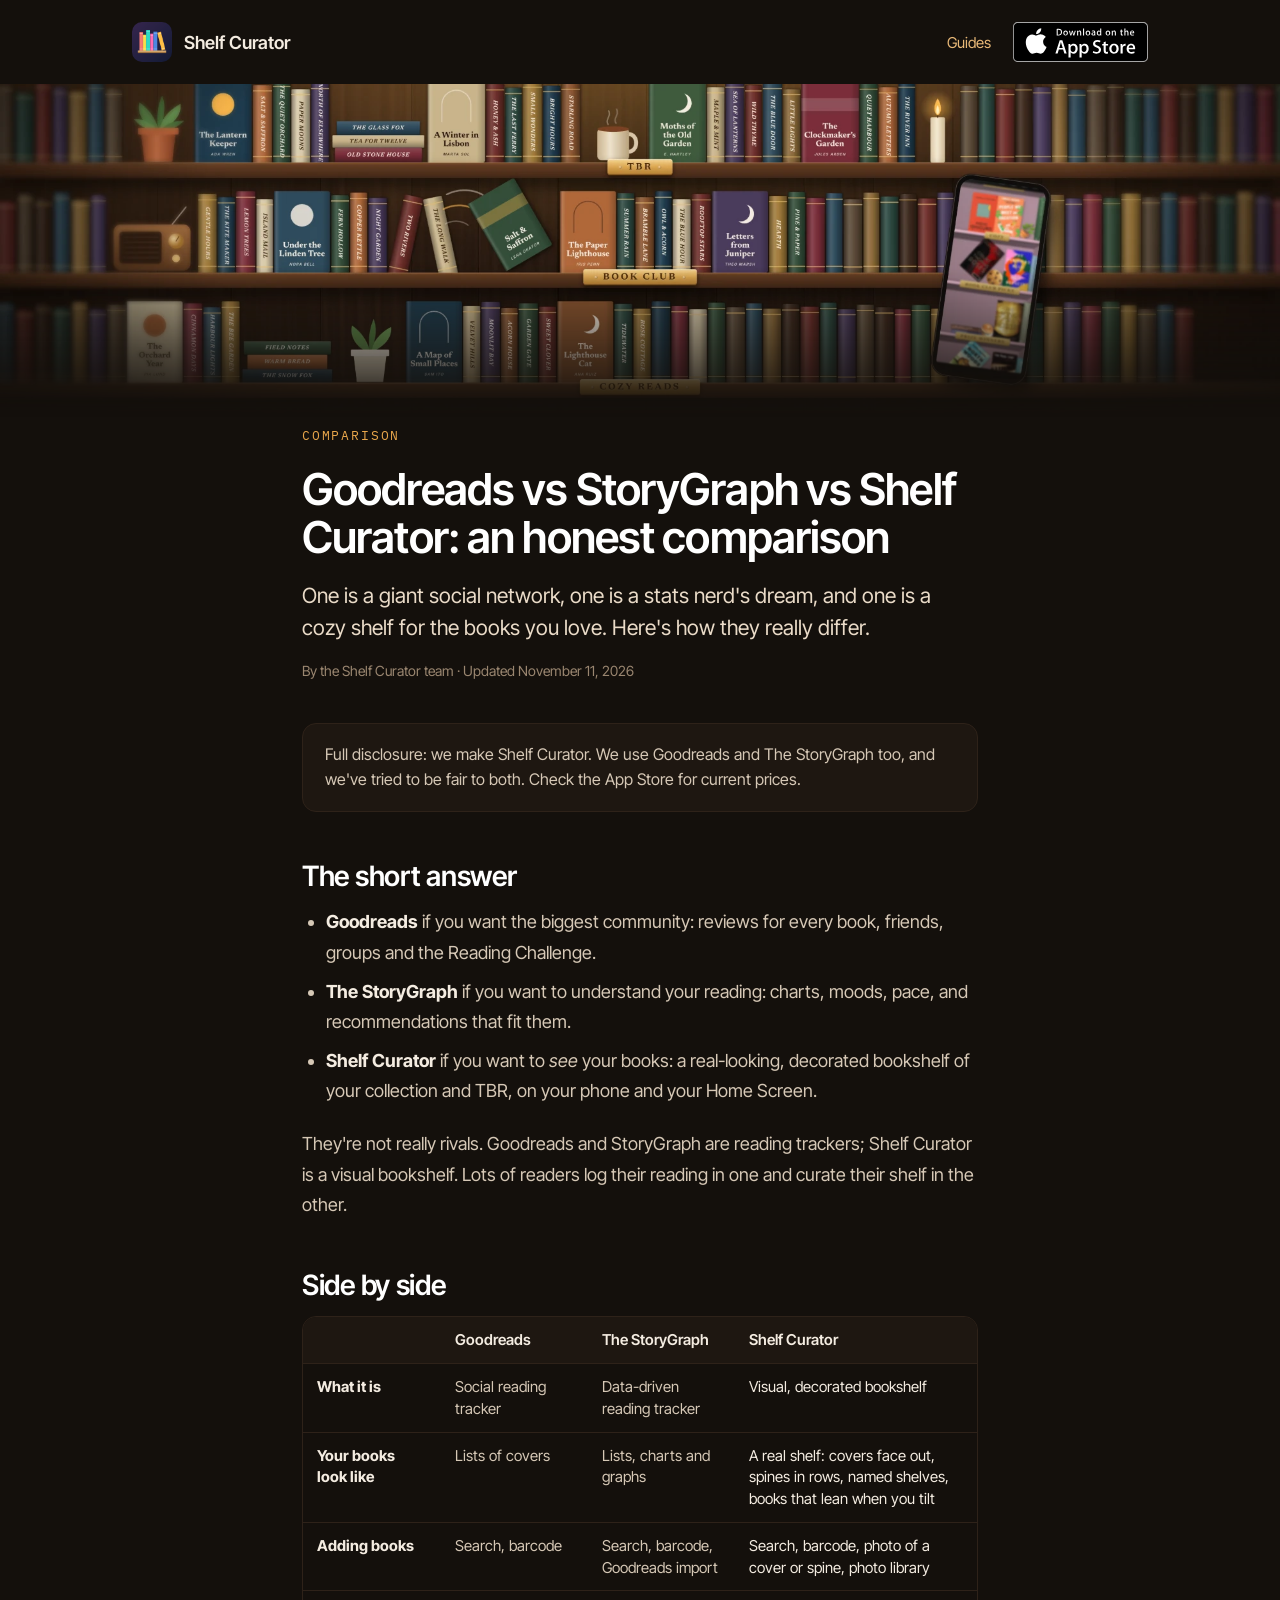
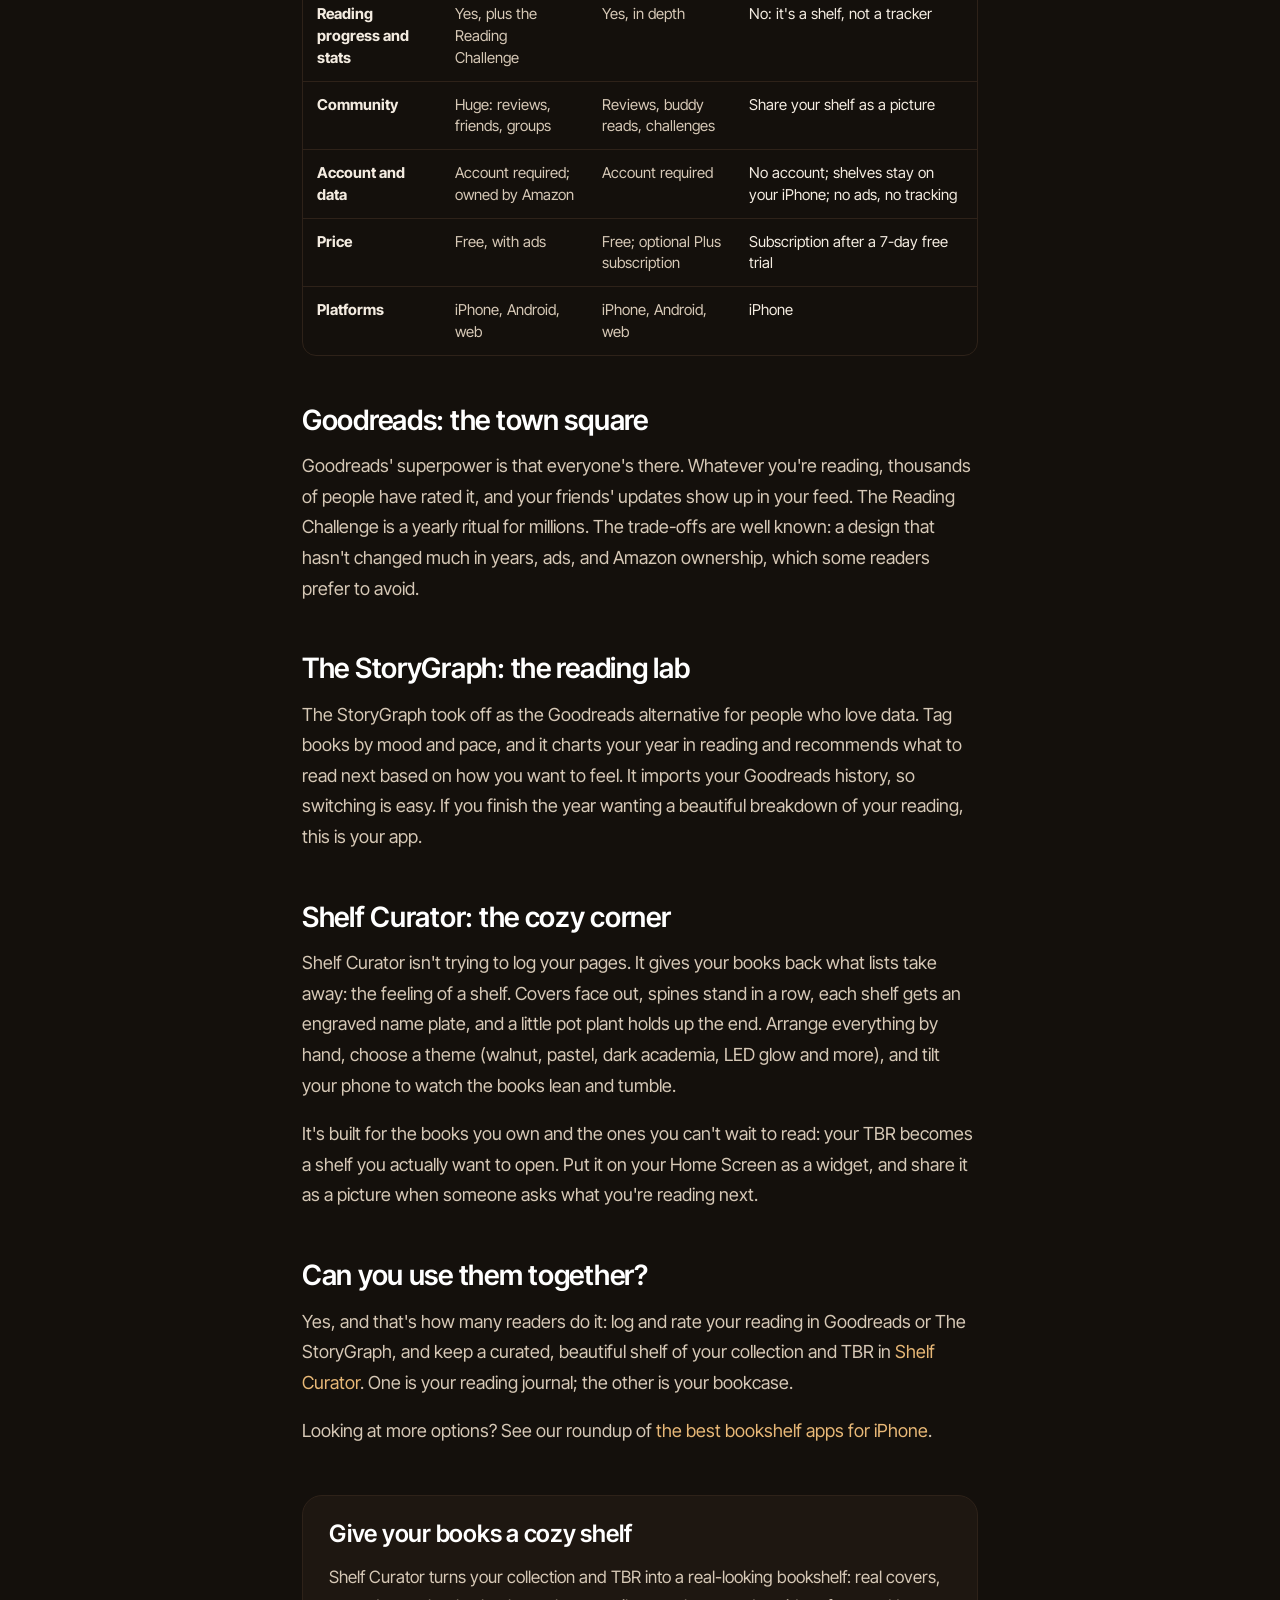
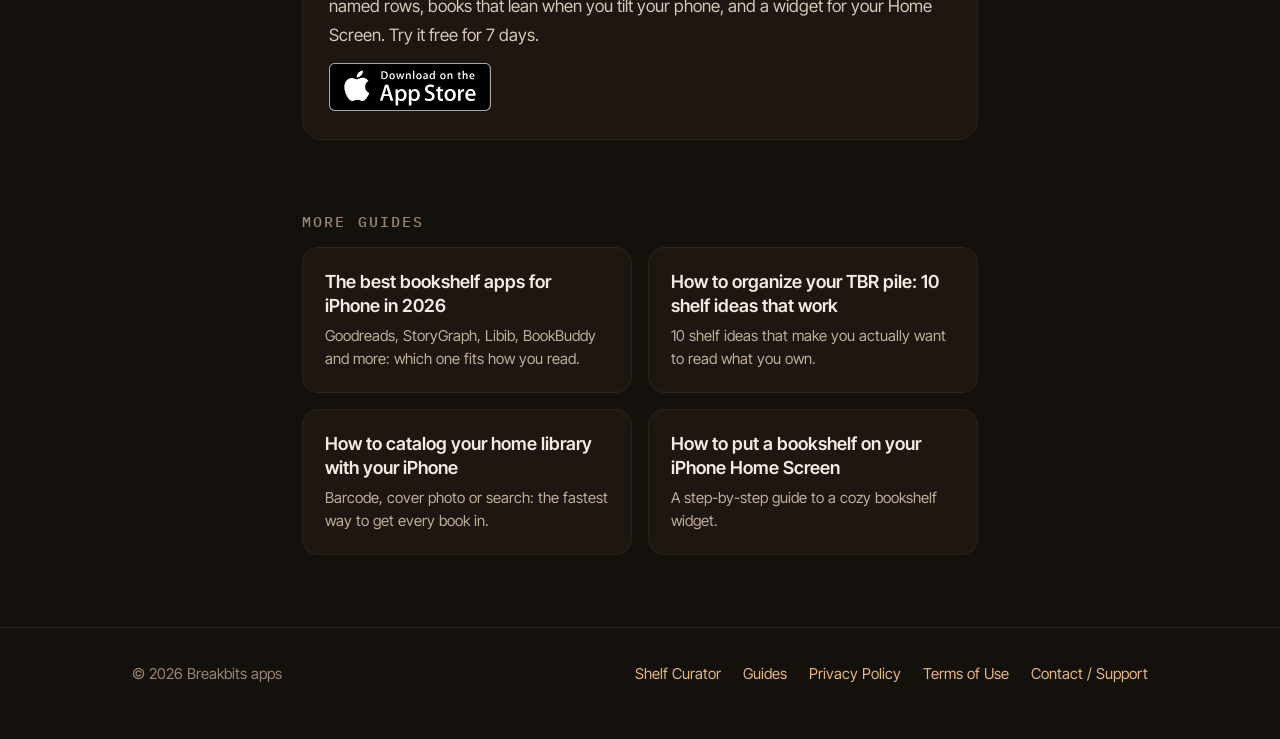
<file: blog/goodreads-vs-storygraph-vs-shelf-curator.html>
<!DOCTYPE html>
<html lang="en">
<head>
<meta charset="utf-8">
<meta name="apple-itunes-app" content="app-id=6828111784">
<meta name="viewport" content="width=device-width, initial-scale=1">
<title>Goodreads vs StoryGraph vs Shelf Curator: which book app is right for you?</title>
<meta name="description" content="Goodreads, The StoryGraph and Shelf Curator compared side by side: community, stats, design, privacy and price. Which book app fits the way you read?">
<link rel="canonical" href="https://aureliendotpro.github.io/shelf-curator/blog/goodreads-vs-storygraph-vs-shelf-curator.html">
<meta property="og:type" content="article">
<meta property="og:site_name" content="Shelf Curator">
<meta property="og:title" content="Goodreads vs StoryGraph vs Shelf Curator: which book app is right for you?">
<meta property="og:description" content="Goodreads, The StoryGraph and Shelf Curator compared side by side: community, stats, design, privacy and price. Which book app fits the way you read?">
<meta property="og:url" content="https://aureliendotpro.github.io/shelf-curator/blog/goodreads-vs-storygraph-vs-shelf-curator.html">
<meta property="og:image" content="https://aureliendotpro.github.io/shelf-curator/assets/og-image.jpg">
<meta property="og:image:width" content="1200">
<meta property="og:image:height" content="630">
<meta name="twitter:card" content="summary_large_image">
<meta name="theme-color" content="#14100C">
<link rel="icon" href="../assets/icon.png">
<link rel="apple-touch-icon" href="../assets/icon.png">
<link rel="preconnect" href="https://fonts.googleapis.com">
<link rel="preconnect" href="https://fonts.gstatic.com" crossorigin>
<link href="https://fonts.googleapis.com/css2?family=Inter+Tight:wght@400;500;600;700&family=IBM+Plex+Mono:wght@500&display=swap" rel="stylesheet">
<link rel="stylesheet" href="../assets/blog.css">
<script type="application/ld+json">
{
  "@context": "https://schema.org",
  "@type": "Article",
  "headline": "Goodreads vs StoryGraph vs Shelf Curator: an honest comparison",
  "description": "Goodreads, The StoryGraph and Shelf Curator compared side by side: community, stats, design, privacy and price. Which book app fits the way you read?",
  "image": "https://aureliendotpro.github.io/shelf-curator/assets/og-image.jpg",
  "datePublished": "2026-11-11",
  "dateModified": "2026-11-11",
  "author": {
    "@type": "Organization",
    "name": "Breakbits apps",
    "url": "https://aureliendotpro.github.io/shelf-curator/"
  },
  "publisher": {
    "@type": "Organization",
    "name": "Breakbits apps",
    "logo": {
      "@type": "ImageObject",
      "url": "https://aureliendotpro.github.io/shelf-curator/assets/icon.png"
    }
  },
  "mainEntityOfPage": "https://aureliendotpro.github.io/shelf-curator/blog/goodreads-vs-storygraph-vs-shelf-curator.html"
}
</script>
</head>
<body>
<header class="topbar">
  <a class="brand" href="../index.html"><img src="../assets/icon.png" alt="" width="40" height="40">Shelf Curator</a>
  <nav><a class="hide-sm" href="./">Guides</a><a class="badge" href="https://apps.apple.com/app/id6828111784"><img src="../assets/app-store-badge.svg" alt="Download on the App Store" width="120" height="40"></a></nav>
</header>
<picture>
  <source type="image/webp" srcset="../assets/banner-shelf.webp">
  <img class="banner" src="../assets/banner-shelf.jpg" alt="A cozy walnut bookshelf with named rows and the Shelf Curator app on an iPhone" width="2000" height="857">
</picture>
<main>
<article>
  <p class="kicker">Comparison</p>
  <h1>Goodreads vs StoryGraph vs Shelf Curator: an honest comparison</h1>
  <p class="dek">One is a giant social network, one is a stats nerd&#x27;s dream, and one is a cozy shelf for the books you love. Here&#x27;s how they really differ.</p>
  <p class="meta">By the Shelf Curator team · Updated November 11, 2026</p>
<div class="note">Full disclosure: we make Shelf Curator. We use Goodreads and The StoryGraph too, and we've tried to be fair to both. Check the App Store for current prices.</div>

<h2>The short answer</h2>
<ul>
<li><strong>Goodreads</strong> if you want the biggest community: reviews for every book, friends, groups and the Reading Challenge.</li>
<li><strong>The StoryGraph</strong> if you want to understand your reading: charts, moods, pace, and recommendations that fit them.</li>
<li><strong>Shelf Curator</strong> if you want to <em>see</em> your books: a real-looking, decorated bookshelf of your collection and TBR, on your phone and your Home Screen.</li>
</ul>
<p>They're not really rivals. Goodreads and StoryGraph are reading trackers; Shelf Curator is a visual bookshelf. Lots of readers log their reading in one and curate their shelf in the other.</p>

<h2>Side by side</h2>
<div class="table-wrap"><table>
<thead><tr><th></th><th>Goodreads</th><th>The StoryGraph</th><th>Shelf Curator</th></tr></thead>
<tbody>
<tr><td><strong>What it is</strong></td><td>Social reading tracker</td><td>Data-driven reading tracker</td><td class="us">Visual, decorated bookshelf</td></tr>
<tr><td><strong>Your books look like</strong></td><td>Lists of covers</td><td>Lists, charts and graphs</td><td class="us">A real shelf: covers face out, spines in rows, named shelves, books that lean when you tilt</td></tr>
<tr><td><strong>Adding books</strong></td><td>Search, barcode</td><td>Search, barcode, Goodreads import</td><td class="us">Search, barcode, photo of a cover or spine, photo library</td></tr>
<tr><td><strong>Reading progress and stats</strong></td><td>Yes, plus the Reading Challenge</td><td>Yes, in depth</td><td class="us">No: it's a shelf, not a tracker</td></tr>
<tr><td><strong>Community</strong></td><td>Huge: reviews, friends, groups</td><td>Reviews, buddy reads, challenges</td><td class="us">Share your shelf as a picture</td></tr>
<tr><td><strong>Account and data</strong></td><td>Account required; owned by Amazon</td><td>Account required</td><td class="us">No account; shelves stay on your iPhone; no ads, no tracking</td></tr>
<tr><td><strong>Price</strong></td><td>Free, with ads</td><td>Free; optional Plus subscription</td><td class="us">Subscription after a 7-day free trial</td></tr>
<tr><td><strong>Platforms</strong></td><td>iPhone, Android, web</td><td>iPhone, Android, web</td><td class="us">iPhone</td></tr>
</tbody></table></div>

<h2>Goodreads: the town square</h2>
<p>Goodreads' superpower is that everyone's there. Whatever you're reading, thousands of people have rated it, and your friends' updates show up in your feed. The Reading Challenge is a yearly ritual for millions. The trade-offs are well known: a design that hasn't changed much in years, ads, and Amazon ownership, which some readers prefer to avoid.</p>

<h2>The StoryGraph: the reading lab</h2>
<p>The StoryGraph took off as the Goodreads alternative for people who love data. Tag books by mood and pace, and it charts your year in reading and recommends what to read next based on how you want to feel. It imports your Goodreads history, so switching is easy. If you finish the year wanting a beautiful breakdown of your reading, this is your app.</p>

<h2>Shelf Curator: the cozy corner</h2>
<p>Shelf Curator isn't trying to log your pages. It gives your books back what lists take away: the feeling of a shelf. Covers face out, spines stand in a row, each shelf gets an engraved name plate, and a little pot plant holds up the end. Arrange everything by hand, choose a theme (walnut, pastel, dark academia, LED glow and more), and tilt your phone to watch the books lean and tumble.</p>
<p>It's built for the books you own and the ones you can't wait to read: your TBR becomes a shelf you actually want to open. Put it on your Home Screen as a widget, and share it as a picture when someone asks what you're reading next.</p>

<h2>Can you use them together?</h2>
<p>Yes, and that's how many readers do it: log and rate your reading in Goodreads or The StoryGraph, and keep a curated, beautiful shelf of your collection and TBR in <a href="../index.html">Shelf Curator</a>. One is your reading journal; the other is your bookcase.</p>
<p>Looking at more options? See our roundup of <a href="best-bookshelf-apps-iphone.html">the best bookshelf apps for iPhone</a>.</p>
<aside class="cta-box">
  <div>
    <h2>Give your books a cozy shelf</h2>
    <p>Shelf Curator turns your collection and TBR into a real-looking bookshelf: real covers, named rows, books that lean when you tilt your phone, and a widget for your Home Screen. Try it free for 7 days.</p>
    <a class="badge" href="https://apps.apple.com/app/id6828111784"><img src="../assets/app-store-badge.svg" alt="Download on the App Store" width="144" height="48"></a>
  </div>
</aside>
</article>
<section class="more">
  <h2>MORE GUIDES</h2>
  <div class="cards">
  <a class="card" href="best-bookshelf-apps-iphone.html"><strong>The best bookshelf apps for iPhone in 2026</strong><span>Goodreads, StoryGraph, Libib, BookBuddy and more: which one fits how you read.</span></a>
  <a class="card" href="how-to-organize-your-tbr.html"><strong>How to organize your TBR pile: 10 shelf ideas that work</strong><span>10 shelf ideas that make you actually want to read what you own.</span></a>
  <a class="card" href="catalog-your-home-library-with-iphone.html"><strong>How to catalog your home library with your iPhone</strong><span>Barcode, cover photo or search: the fastest way to get every book in.</span></a>
  <a class="card" href="bookshelf-widget-iphone-home-screen.html"><strong>How to put a bookshelf on your iPhone Home Screen</strong><span>A step-by-step guide to a cozy bookshelf widget.</span></a>
  </div>
</section>
</main>
<footer><div>
  <span>© 2026 Breakbits apps</span>
  <nav><a href="../index.html">Shelf Curator</a><a href="./">Guides</a><a href="../index.html#privacy">Privacy Policy</a><a href="../index.html#terms">Terms of Use</a><a href="../index.html#support">Contact / Support</a></nav>
</div></footer>
</body>
</html>
</file>
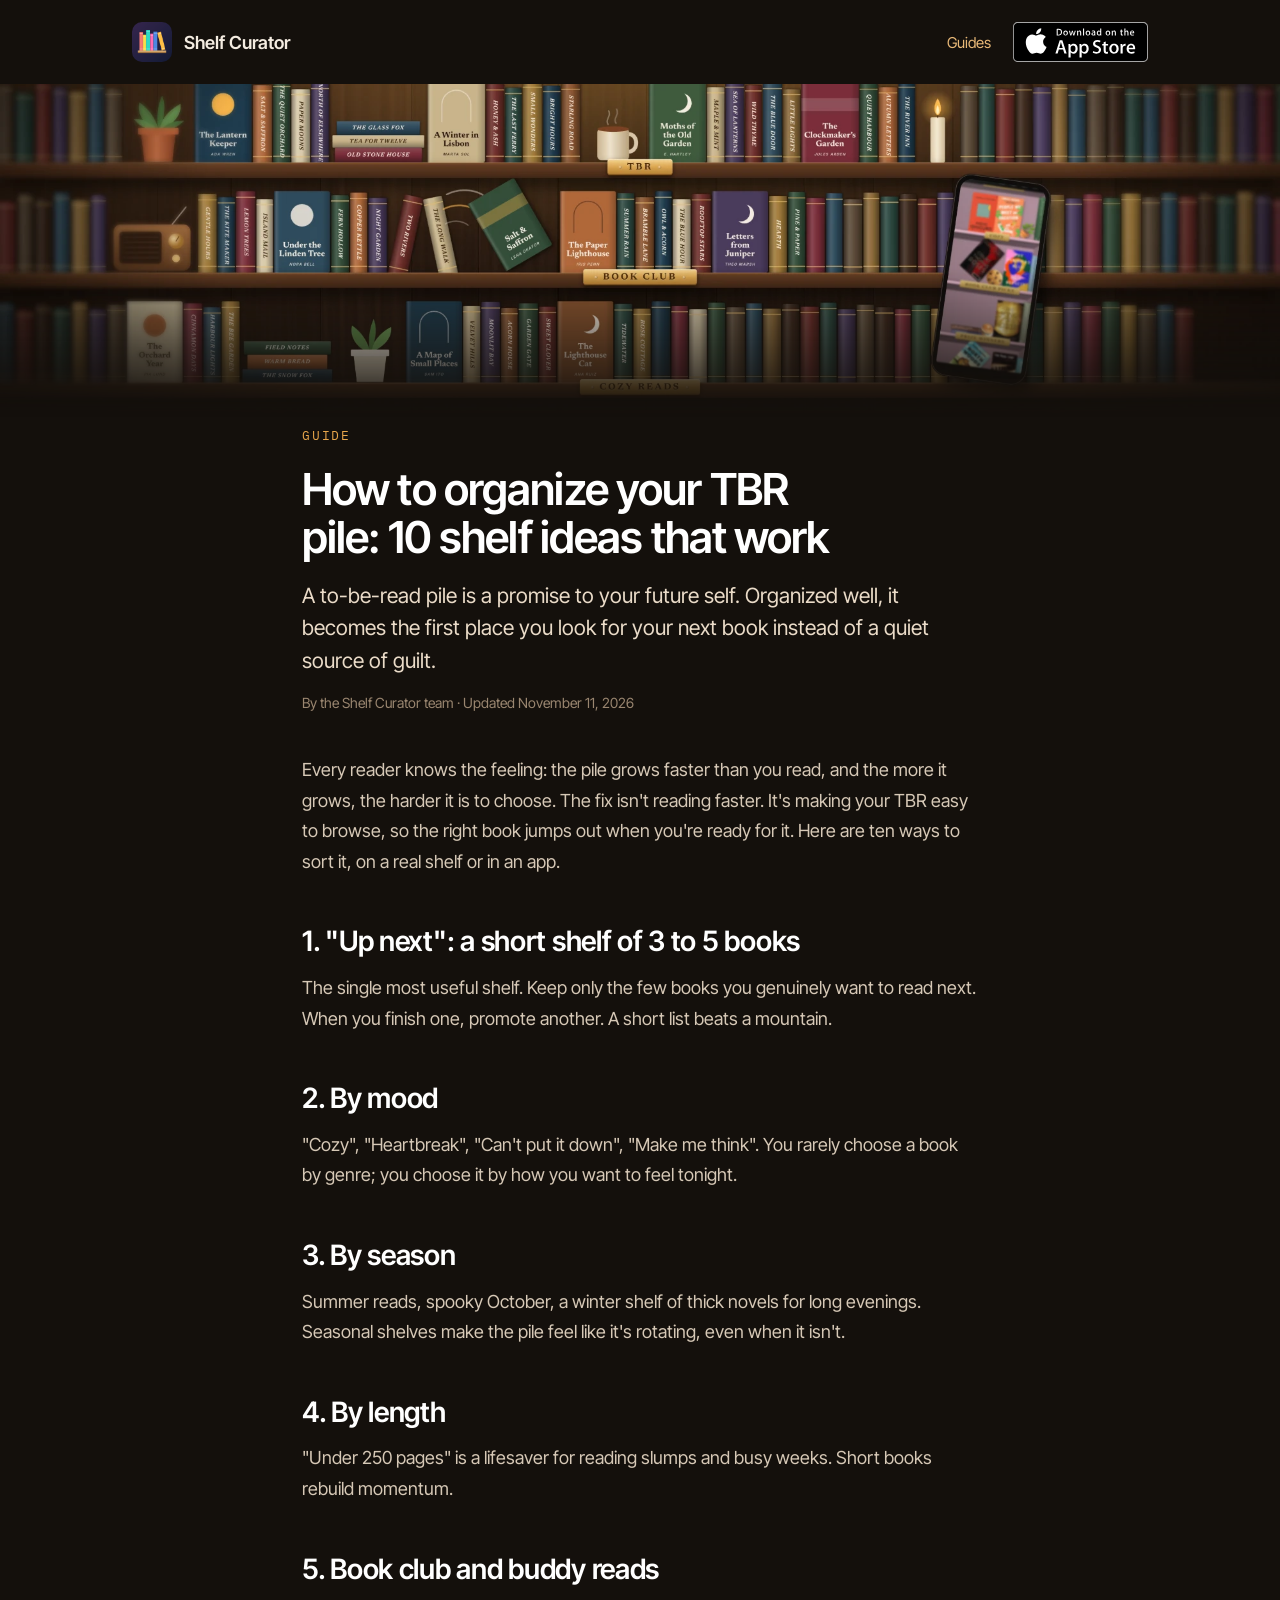
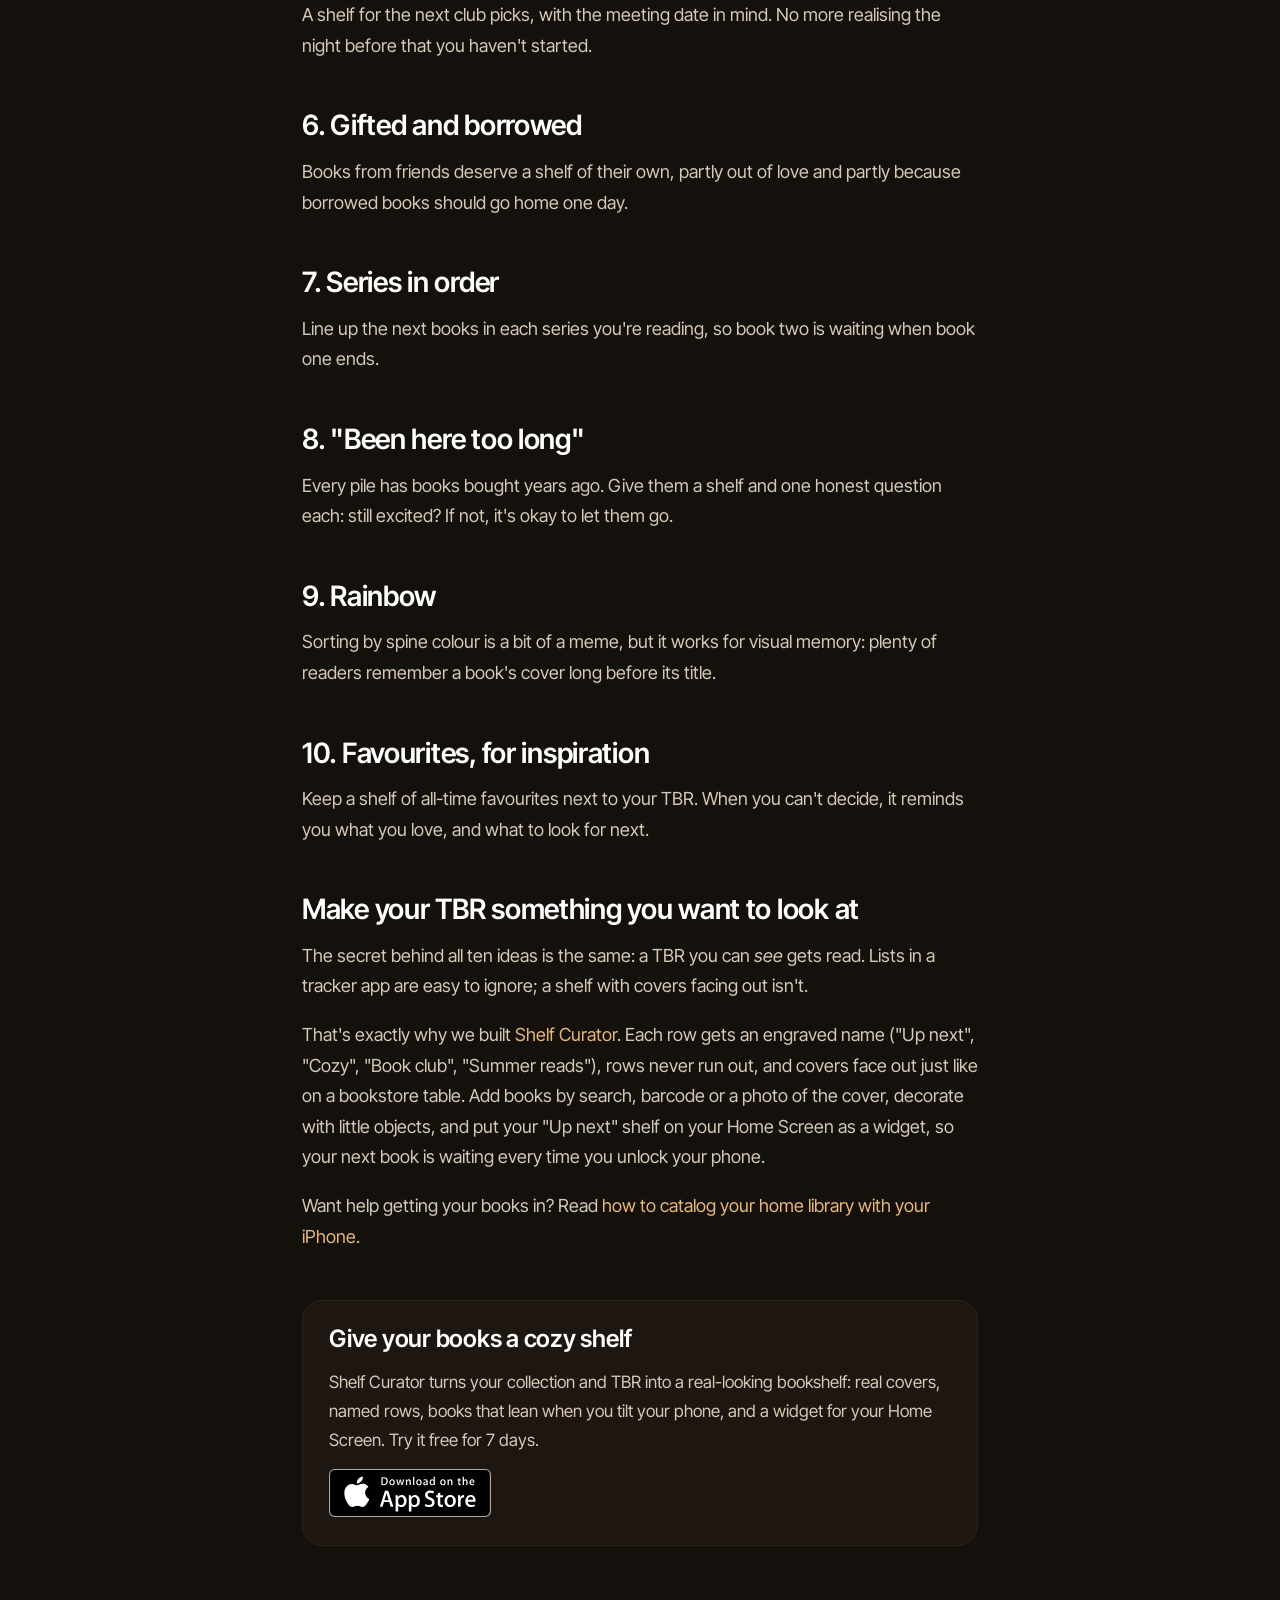
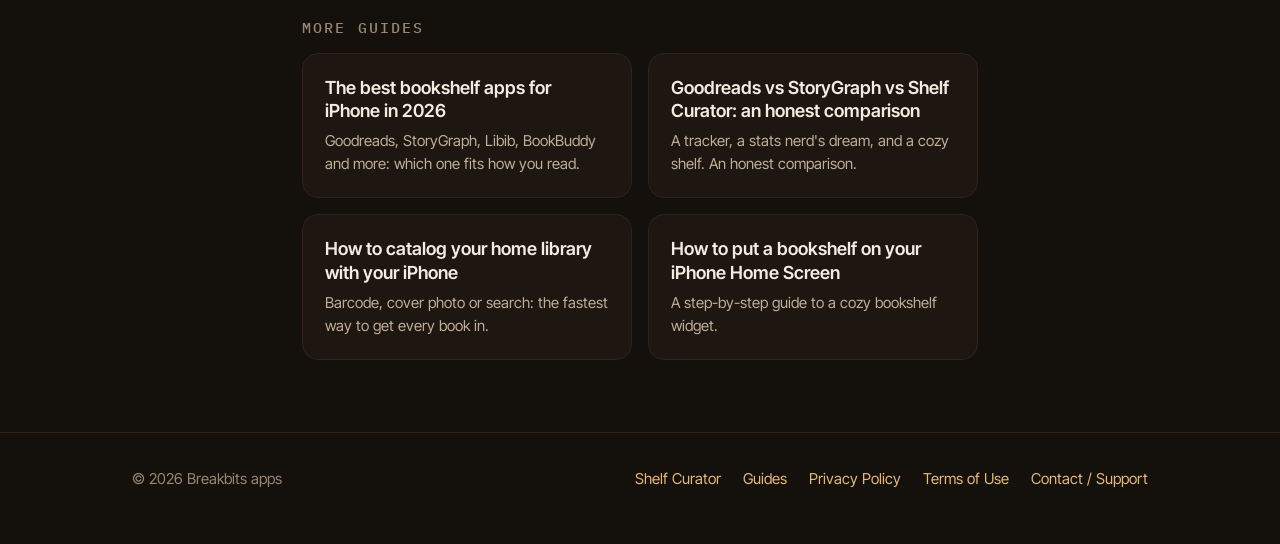
<file: blog/how-to-organize-your-tbr.html>
<!DOCTYPE html>
<html lang="en">
<head>
<meta charset="utf-8">
<meta name="apple-itunes-app" content="app-id=6828111784">
<meta name="viewport" content="width=device-width, initial-scale=1">
<title>How to organize your TBR pile: 10 shelf ideas that actually work</title>
<meta name="description" content="A TBR pile that keeps growing? Ten ways to organize your to-be-read shelf, by mood, season, length or book club, so you actually want to read what you own.">
<link rel="canonical" href="https://aureliendotpro.github.io/shelf-curator/blog/how-to-organize-your-tbr.html">
<meta property="og:type" content="article">
<meta property="og:site_name" content="Shelf Curator">
<meta property="og:title" content="How to organize your TBR pile: 10 shelf ideas that actually work">
<meta property="og:description" content="A TBR pile that keeps growing? Ten ways to organize your to-be-read shelf, by mood, season, length or book club, so you actually want to read what you own.">
<meta property="og:url" content="https://aureliendotpro.github.io/shelf-curator/blog/how-to-organize-your-tbr.html">
<meta property="og:image" content="https://aureliendotpro.github.io/shelf-curator/assets/og-image.jpg">
<meta property="og:image:width" content="1200">
<meta property="og:image:height" content="630">
<meta name="twitter:card" content="summary_large_image">
<meta name="theme-color" content="#14100C">
<link rel="icon" href="../assets/icon.png">
<link rel="apple-touch-icon" href="../assets/icon.png">
<link rel="preconnect" href="https://fonts.googleapis.com">
<link rel="preconnect" href="https://fonts.gstatic.com" crossorigin>
<link href="https://fonts.googleapis.com/css2?family=Inter+Tight:wght@400;500;600;700&family=IBM+Plex+Mono:wght@500&display=swap" rel="stylesheet">
<link rel="stylesheet" href="../assets/blog.css">
<script type="application/ld+json">
{
  "@context": "https://schema.org",
  "@type": "Article",
  "headline": "How to organize your TBR pile: 10 shelf ideas that work",
  "description": "A TBR pile that keeps growing? Ten ways to organize your to-be-read shelf, by mood, season, length or book club, so you actually want to read what you own.",
  "image": "https://aureliendotpro.github.io/shelf-curator/assets/og-image.jpg",
  "datePublished": "2026-11-11",
  "dateModified": "2026-11-11",
  "author": {
    "@type": "Organization",
    "name": "Breakbits apps",
    "url": "https://aureliendotpro.github.io/shelf-curator/"
  },
  "publisher": {
    "@type": "Organization",
    "name": "Breakbits apps",
    "logo": {
      "@type": "ImageObject",
      "url": "https://aureliendotpro.github.io/shelf-curator/assets/icon.png"
    }
  },
  "mainEntityOfPage": "https://aureliendotpro.github.io/shelf-curator/blog/how-to-organize-your-tbr.html"
}
</script>
</head>
<body>
<header class="topbar">
  <a class="brand" href="../index.html"><img src="../assets/icon.png" alt="" width="40" height="40">Shelf Curator</a>
  <nav><a class="hide-sm" href="./">Guides</a><a class="badge" href="https://apps.apple.com/app/id6828111784"><img src="../assets/app-store-badge.svg" alt="Download on the App Store" width="120" height="40"></a></nav>
</header>
<picture>
  <source type="image/webp" srcset="../assets/banner-shelf.webp">
  <img class="banner" src="../assets/banner-shelf.jpg" alt="A cozy walnut bookshelf with named rows and the Shelf Curator app on an iPhone" width="2000" height="857">
</picture>
<main>
<article>
  <p class="kicker">Guide</p>
  <h1>How to organize your TBR pile: 10 shelf ideas that work</h1>
  <p class="dek">A to-be-read pile is a promise to your future self. Organized well, it becomes the first place you look for your next book instead of a quiet source of guilt.</p>
  <p class="meta">By the Shelf Curator team · Updated November 11, 2026</p>
<p>Every reader knows the feeling: the pile grows faster than you read, and the more it grows, the harder it is to choose. The fix isn't reading faster. It's making your TBR easy to browse, so the right book jumps out when you're ready for it. Here are ten ways to sort it, on a real shelf or in an app.</p>

<h2>1. "Up next": a short shelf of 3 to 5 books</h2>
<p>The single most useful shelf. Keep only the few books you genuinely want to read next. When you finish one, promote another. A short list beats a mountain.</p>

<h2>2. By mood</h2>
<p>"Cozy", "Heartbreak", "Can't put it down", "Make me think". You rarely choose a book by genre; you choose it by how you want to feel tonight.</p>

<h2>3. By season</h2>
<p>Summer reads, spooky October, a winter shelf of thick novels for long evenings. Seasonal shelves make the pile feel like it's rotating, even when it isn't.</p>

<h2>4. By length</h2>
<p>"Under 250 pages" is a lifesaver for reading slumps and busy weeks. Short books rebuild momentum.</p>

<h2>5. Book club and buddy reads</h2>
<p>A shelf for the next club picks, with the meeting date in mind. No more realising the night before that you haven't started.</p>

<h2>6. Gifted and borrowed</h2>
<p>Books from friends deserve a shelf of their own, partly out of love and partly because borrowed books should go home one day.</p>

<h2>7. Series in order</h2>
<p>Line up the next books in each series you're reading, so book two is waiting when book one ends.</p>

<h2>8. "Been here too long"</h2>
<p>Every pile has books bought years ago. Give them a shelf and one honest question each: still excited? If not, it's okay to let them go.</p>

<h2>9. Rainbow</h2>
<p>Sorting by spine colour is a bit of a meme, but it works for visual memory: plenty of readers remember a book's cover long before its title.</p>

<h2>10. Favourites, for inspiration</h2>
<p>Keep a shelf of all-time favourites next to your TBR. When you can't decide, it reminds you what you love, and what to look for next.</p>

<h2>Make your TBR something you want to look at</h2>
<p>The secret behind all ten ideas is the same: a TBR you can <em>see</em> gets read. Lists in a tracker app are easy to ignore; a shelf with covers facing out isn't.</p>
<p>That's exactly why we built <a href="../index.html">Shelf Curator</a>. Each row gets an engraved name ("Up next", "Cozy", "Book club", "Summer reads"), rows never run out, and covers face out just like on a bookstore table. Add books by search, barcode or a photo of the cover, decorate with little objects, and put your "Up next" shelf on your Home Screen as a widget, so your next book is waiting every time you unlock your phone.</p>
<p>Want help getting your books in? Read <a href="catalog-your-home-library-with-iphone.html">how to catalog your home library with your iPhone</a>.</p>
<aside class="cta-box">
  <div>
    <h2>Give your books a cozy shelf</h2>
    <p>Shelf Curator turns your collection and TBR into a real-looking bookshelf: real covers, named rows, books that lean when you tilt your phone, and a widget for your Home Screen. Try it free for 7 days.</p>
    <a class="badge" href="https://apps.apple.com/app/id6828111784"><img src="../assets/app-store-badge.svg" alt="Download on the App Store" width="144" height="48"></a>
  </div>
</aside>
</article>
<section class="more">
  <h2>MORE GUIDES</h2>
  <div class="cards">
  <a class="card" href="best-bookshelf-apps-iphone.html"><strong>The best bookshelf apps for iPhone in 2026</strong><span>Goodreads, StoryGraph, Libib, BookBuddy and more: which one fits how you read.</span></a>
  <a class="card" href="goodreads-vs-storygraph-vs-shelf-curator.html"><strong>Goodreads vs StoryGraph vs Shelf Curator: an honest comparison</strong><span>A tracker, a stats nerd&#x27;s dream, and a cozy shelf. An honest comparison.</span></a>
  <a class="card" href="catalog-your-home-library-with-iphone.html"><strong>How to catalog your home library with your iPhone</strong><span>Barcode, cover photo or search: the fastest way to get every book in.</span></a>
  <a class="card" href="bookshelf-widget-iphone-home-screen.html"><strong>How to put a bookshelf on your iPhone Home Screen</strong><span>A step-by-step guide to a cozy bookshelf widget.</span></a>
  </div>
</section>
</main>
<footer><div>
  <span>© 2026 Breakbits apps</span>
  <nav><a href="../index.html">Shelf Curator</a><a href="./">Guides</a><a href="../index.html#privacy">Privacy Policy</a><a href="../index.html#terms">Terms of Use</a><a href="../index.html#support">Contact / Support</a></nav>
</div></footer>
</body>
</html>
</file>
<file: assets/blog.css>
/* Shared styles for the guides (site/blog/). The home page keeps its own inline styles. */
:root { --bg:#14100C; --card:#1E1711; --line:#2E2219; --text:#F4ECE1; --soft:#D6C8B6; --muted:#9A8670; --accent:#E8A64B; --link:#E8B877; }
* { box-sizing: border-box; }
html { scroll-behavior: smooth; }
body { margin:0; background:var(--bg); color:var(--text); font-family:'Inter Tight', Helvetica, Arial, sans-serif; -webkit-font-smoothing:antialiased; }
a { color:var(--link); text-decoration:none; }
a:hover { color:#FFFFFF; }
img { max-width:100%; height:auto; }

.topbar { max-width:1080px; margin:0 auto; padding:22px 32px; display:flex; align-items:center; justify-content:space-between; gap:16px; }
.brand { display:flex; align-items:center; gap:12px; color:var(--text); font-weight:600; font-size:18px; }
.brand img { width:40px; height:40px; border-radius:10px; display:block; }
.topbar nav { display:flex; align-items:center; gap:22px; font-size:15px; }
.topbar nav .badge img { height:40px; width:auto; display:block; }

.banner { display:block; width:100%; height:clamp(160px, 26vw, 340px); object-fit:cover; object-position:center 30%; -webkit-mask-image:linear-gradient(to bottom, #000 55%, transparent 100%); mask-image:linear-gradient(to bottom, #000 55%, transparent 100%); }

article { max-width:740px; margin:0 auto; padding:8px 32px 72px; }
.kicker { font-family:'IBM Plex Mono', ui-monospace, monospace; font-size:13px; letter-spacing:0.14em; color:var(--accent); text-transform:uppercase; }
article h1 { margin:14px 0 18px; font-size:44px; line-height:1.1; letter-spacing:-0.02em; font-weight:600; color:#FFFFFF; text-wrap:balance; }
.dek { margin:0 0 14px; font-size:21px; line-height:1.55; color:#EADBC8; }
.meta { margin:0 0 40px; font-size:14px; color:var(--muted); }
article h2 { margin:48px 0 14px; font-size:28px; line-height:1.2; letter-spacing:-0.01em; font-weight:600; color:#FFFFFF; }
article h3 { margin:32px 0 10px; font-size:21px; line-height:1.3; font-weight:600; color:#FFFFFF; }
article p, article li { font-size:18px; line-height:1.7; color:var(--soft); }
article p { margin:0 0 18px; }
article ul, article ol { margin:0 0 22px; padding-left:24px; }
article li { margin-bottom:8px; }
article strong { color:var(--text); }
.note { padding:18px 22px; border-radius:14px; background:var(--card); border:1px solid var(--line); font-size:16px; line-height:1.6; color:var(--soft); margin:0 0 28px; }
.toc { padding:20px 24px; border-radius:14px; background:var(--card); border:1px solid var(--line); margin:0 0 32px; }
.toc p { margin:0 0 8px; font-family:'IBM Plex Mono', ui-monospace, monospace; font-size:12px; letter-spacing:0.14em; color:var(--muted); }
.toc ol { margin:0; }
.toc li { font-size:16px; margin-bottom:4px; }

.table-wrap { overflow-x:auto; margin:8px 0 28px; border:1px solid var(--line); border-radius:14px; }
table { width:100%; border-collapse:collapse; min-width:620px; font-size:15px; line-height:1.45; }
th, td { padding:12px 14px; text-align:left; vertical-align:top; border-bottom:1px solid var(--line); color:var(--soft); }
th { background:var(--card); color:var(--text); font-weight:600; }
tr:last-child td { border-bottom:none; }
td.us { color:var(--text); }

.cta-box { margin:48px 0 0; border-radius:20px; overflow:hidden; background:var(--card); border:1px solid var(--line); }
.cta-box img { display:block; width:100%; height:auto; }
.cta-box div { padding:24px 26px 28px; display:flex; flex-direction:column; gap:14px; align-items:flex-start; }
.cta-box h2 { margin:0; font-size:24px; }
.cta-box p { margin:0; font-size:17px; }
.cta-box .badge img { height:48px; width:auto; }

.more { max-width:740px; margin:0 auto; padding:0 32px 72px; }
.more h2 { font-size:15px; font-family:'IBM Plex Mono', ui-monospace, monospace; letter-spacing:0.14em; color:var(--muted); font-weight:500; margin:0 0 16px; }
.cards { display:grid; grid-template-columns:repeat(auto-fit, minmax(260px, 1fr)); gap:16px; }
.card { display:flex; flex-direction:column; gap:8px; padding:22px; border-radius:16px; background:var(--card); border:1px solid var(--line); color:var(--text); transition:border-color .2s, transform .2s; }
.card:hover { color:var(--text); border-color:#6B4A2C; transform:translateY(-2px); }
.card strong { font-size:18px; line-height:1.3; font-weight:600; }
.card span { font-size:15px; line-height:1.5; color:#BFAE98; }

footer { border-top:1px solid var(--line); }
footer div { max-width:1080px; margin:0 auto; padding:36px 32px 56px; display:flex; flex-wrap:wrap; gap:24px; justify-content:space-between; font-size:15px; color:var(--muted); }
footer nav { display:flex; flex-wrap:wrap; gap:22px; }

@media (max-width:640px) {
  .topbar { padding:16px 20px; }
  .topbar nav .hide-sm { display:none; }
  article, .more { padding-left:20px; padding-right:20px; }
  article h1 { font-size:34px; }
  .dek { font-size:19px; }
  article p, article li { font-size:17px; }
}
</file>
